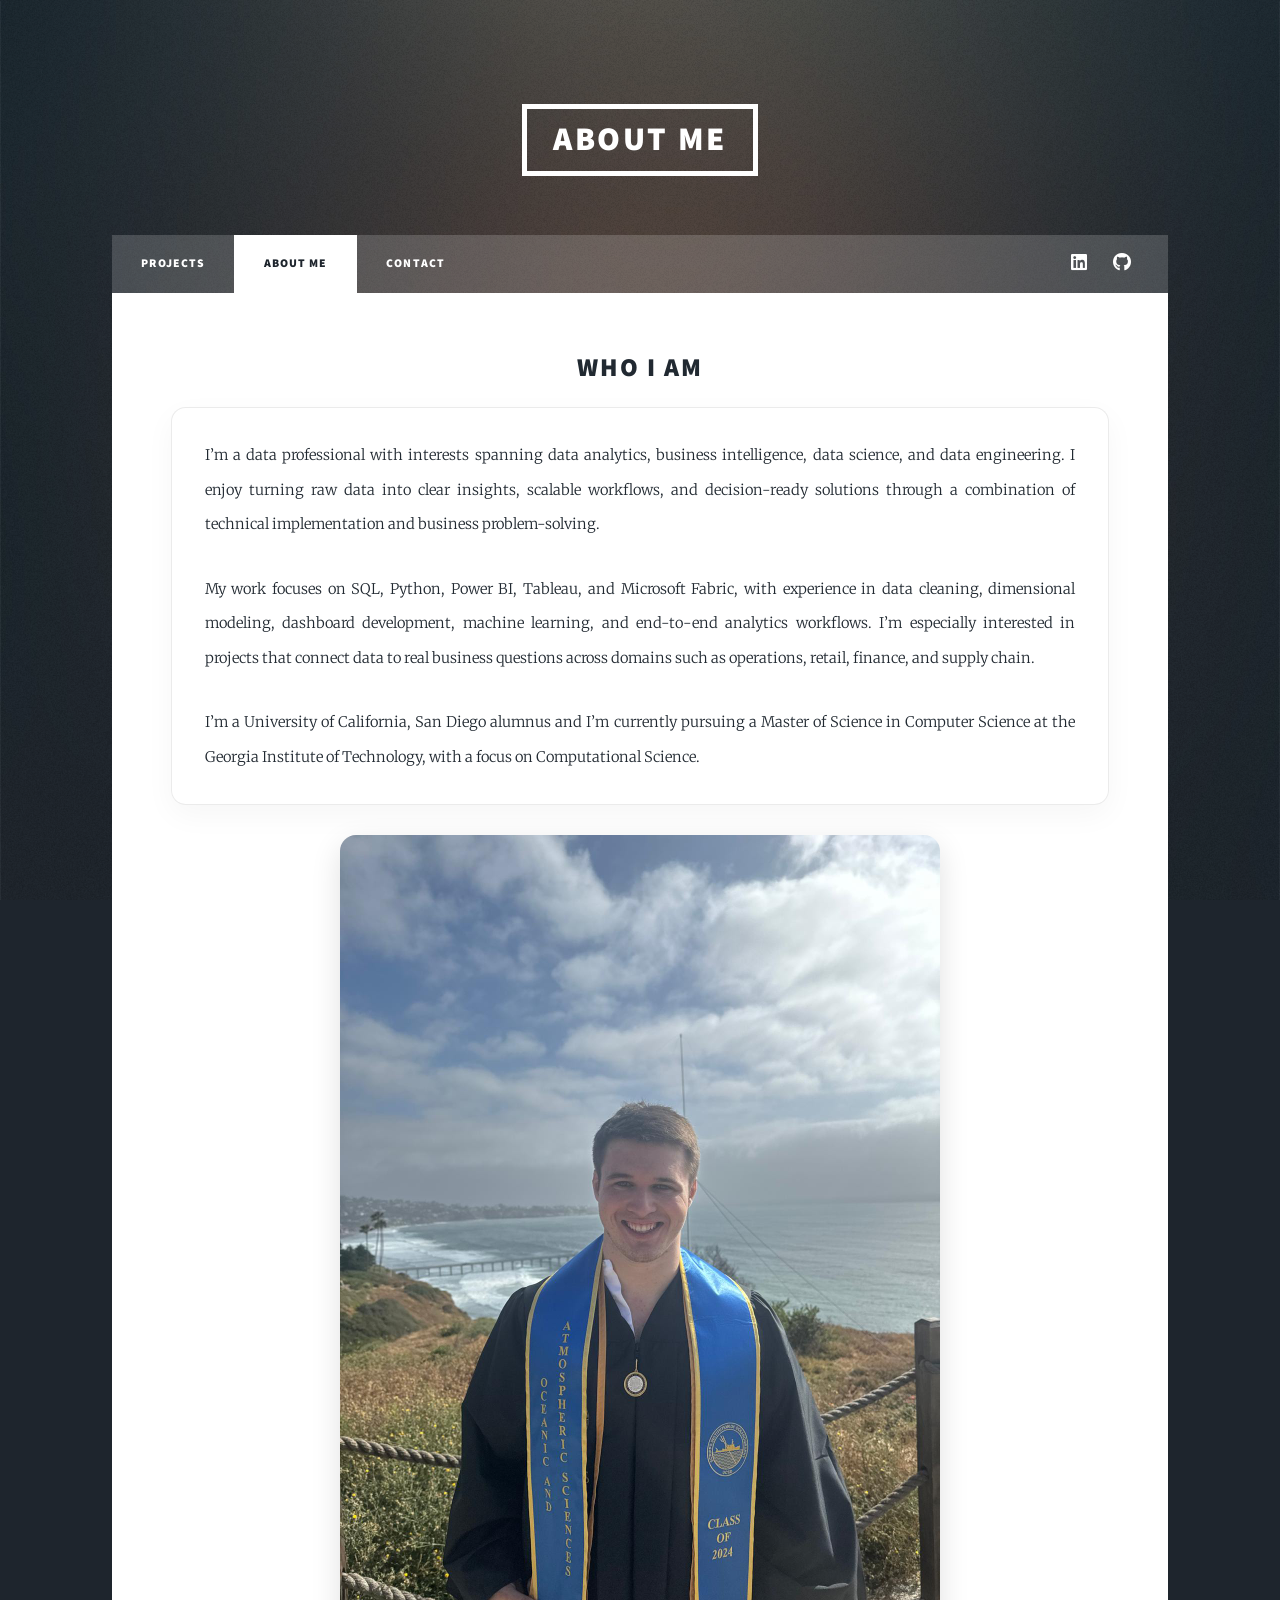
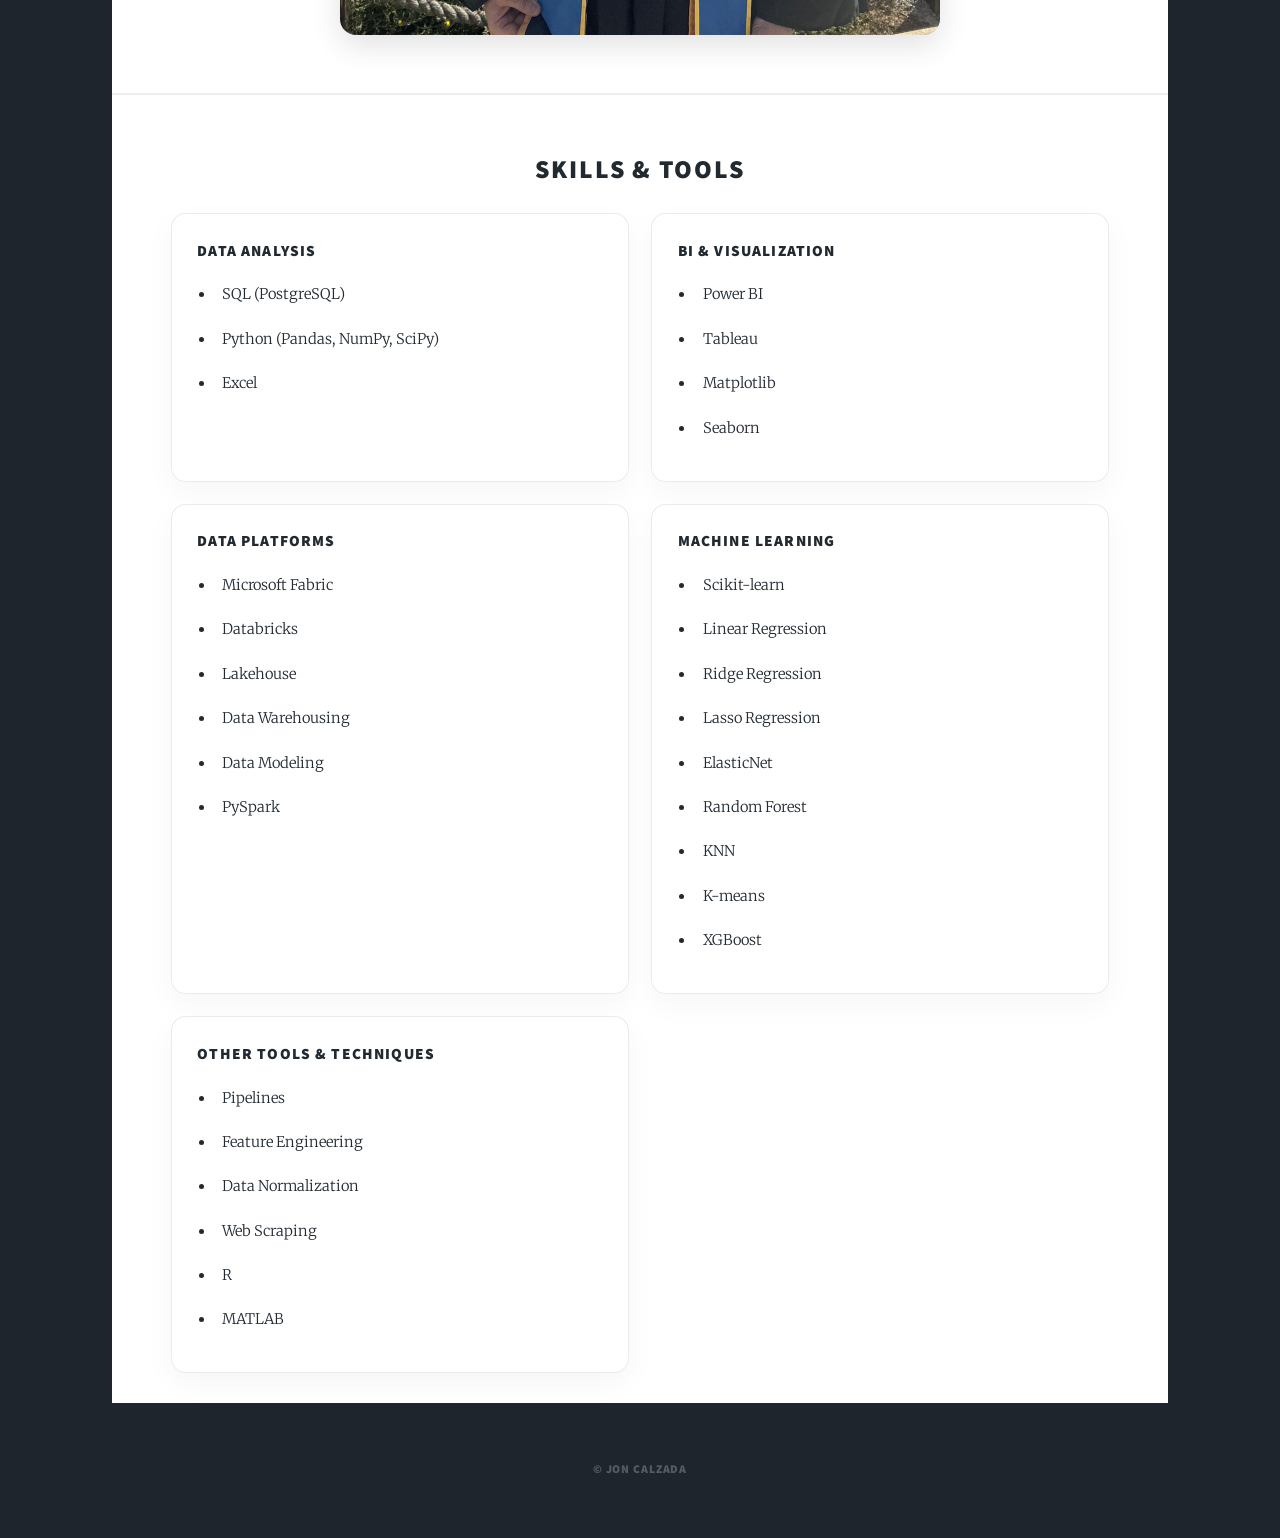
<file: about.html>
<!DOCTYPE HTML>
<html>
	<head>
		<title>About Me | Jon Calzada</title>
		<meta charset="utf-8" />
		<meta name="viewport" content="width=device-width, initial-scale=1, user-scalable=no" />
		<link rel="stylesheet" href="assets/css/main.css" />
		<noscript><link rel="stylesheet" href="assets/css/noscript.css" /></noscript>
	</head>
	<body class="is-preload">

		<div id="wrapper">

			<header id="header">
				<a href="index.html" class="logo">ABOUT ME</a>
			</header>

			<nav id="nav">
				<ul class="links">
					<li><a href="index.html">Projects</a></li>
					<li class="active"><a href="about.html">About Me</a></li>
					<li><a href="contact.html">Contact</a></li>
				</ul>
				<ul class="icons">
					<li><a href="https://www.linkedin.com/in/juan-calzada-elorriaga-8034761a1/" class="icon brands alt fa-linkedin"><span class="label">LinkedIn</span></a></li>
					<li><a href="https://github.com/JonCalzada1" class="icon brands alt fa-github"><span class="label">GitHub</span></a></li>
				</ul>
			</nav>

			<div id="main">

				<section class="about-hero">
					<div class="about-hero-inner">
						
						<h2>Who I Am</h2>
					</div>

					<div class="about-text-card">
						<p>
							I’m a data professional with interests spanning data analytics, business intelligence, data science, and data engineering. I enjoy turning raw data into clear insights, scalable workflows,
							 and decision-ready solutions through a combination of technical implementation and business problem-solving.
						</p>
						<p>
							My work focuses on SQL, Python, Power BI, Tableau, and Microsoft Fabric, with experience in data cleaning, dimensional modeling, dashboard development, machine learning, 
							and end-to-end analytics workflows. I’m especially interested in projects that connect data to real business questions across domains such as operations, retail, finance, and supply chain.
						</p>
						<p>
							I’m a University of California, San Diego alumnus and I’m currently pursuing a Master of Science in Computer Science at the Georgia Institute of Technology, with a focus on Computational Science.
						</p>
					</div>

					<img src="images/profile.jpg" alt="Jon Calzada portrait" class="profile-photo" />
				</section>

				<section class="about-section">
  <div class="section-header">
    
    <h2>Skills &amp; Tools</h2>
  </div>

  <div class="skills-grid">
  <article class="skill-card">
    <h3>Data Analysis</h3>
    <ul>
      <li>SQL (PostgreSQL)</li>
      <li>Python (Pandas, NumPy, SciPy)</li>
      <li>Excel</li>
    </ul>
  </article>

  <article class="skill-card">
    <h3>BI &amp; Visualization</h3>
    <ul>
      <li>Power BI</li>
      <li>Tableau</li>
      <li>Matplotlib</li>
      <li>Seaborn</li>
    </ul>
  </article>

  <article class="skill-card">
    <h3>Data Platforms</h3>
    <ul>
      <li>Microsoft Fabric</li>
      <li>Databricks</li>
      <li>Lakehouse</li>
      <li>Data Warehousing</li>
      <li>Data Modeling</li>
      <li>PySpark</li>
    </ul>
  </article>

  <article class="skill-card">
    <h3>Machine Learning</h3>
    <ul>
      <li>Scikit-learn</li>
      <li>Linear Regression</li>
      <li>Ridge Regression</li>
      <li>Lasso Regression</li>
      <li>ElasticNet</li>
      <li>Random Forest</li>
      <li>KNN</li>
      <li>K-means</li>
      <li>XGBoost</li>
    </ul>
  </article>

  <article class="skill-card">
    <h3>Other Tools &amp; Techniques</h3>
    <ul>
      <li>Pipelines</li>
      <li>Feature Engineering</li>
      <li>Data Normalization</li>
      <li>Web Scraping</li>
      <li>R</li>
      <li>MATLAB</li>
    </ul>
  </article>
</div>
</section>

				

			</div>

			<div id="copyright">
				<ul><li>&copy; Jon Calzada</li></ul>
			</div>

		</div>

		<script src="assets/js/jquery.min.js"></script>
		<script src="assets/js/jquery.scrollex.min.js"></script>
		<script src="assets/js/jquery.scrolly.min.js"></script>
		<script src="assets/js/browser.min.js"></script>
		<script src="assets/js/breakpoints.min.js"></script>
		<script src="assets/js/util.js"></script>
		<script src="assets/js/main.js"></script>

	</body>
</html>
</file>
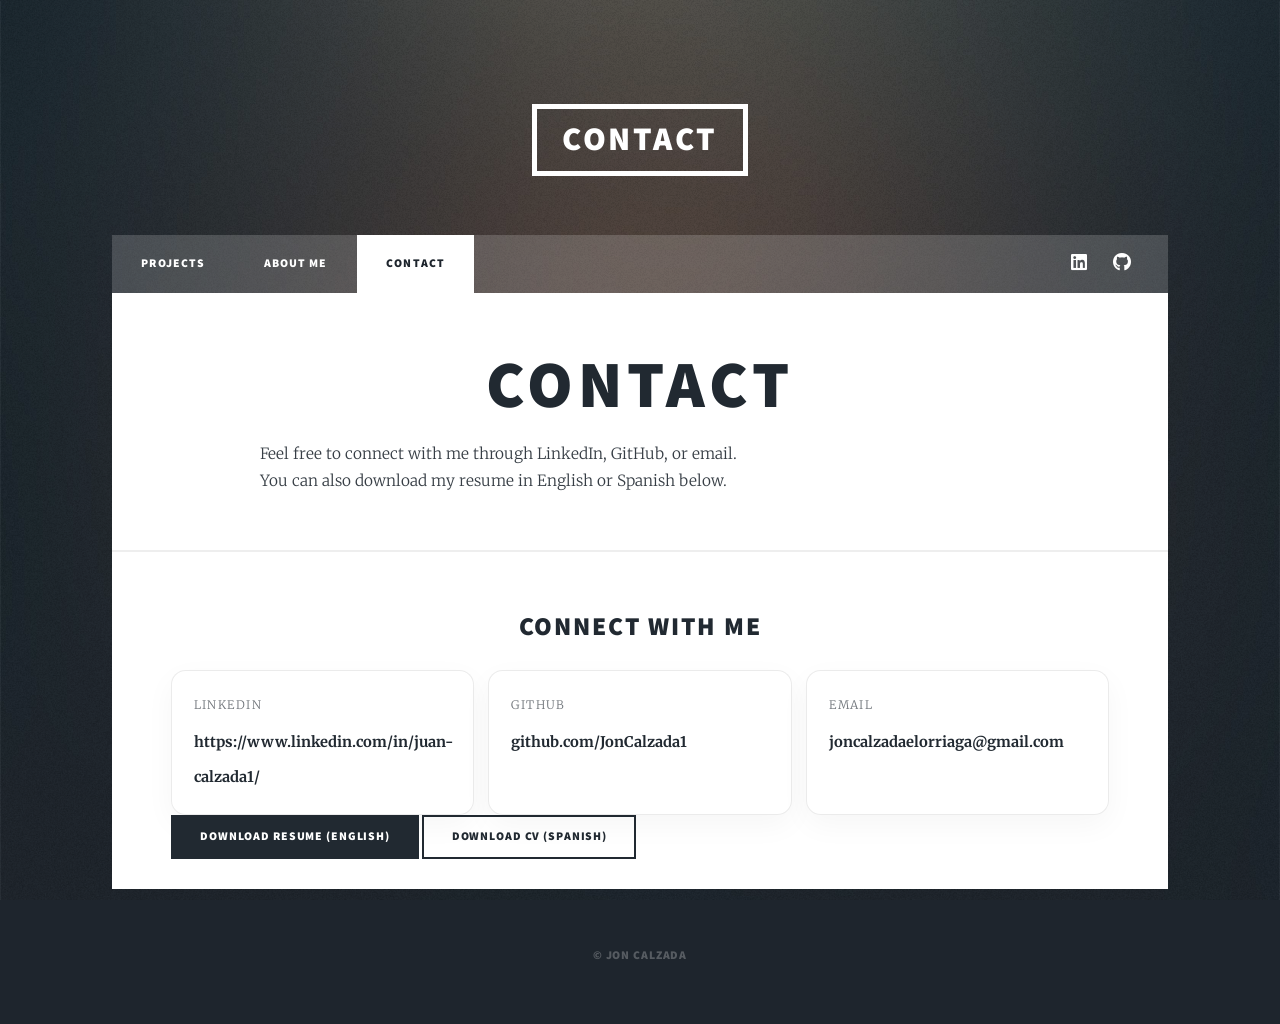
<file: contact.html>
<!DOCTYPE HTML>
<html>
	<head>
		<title>Contact | Jon Calzada</title>
		<meta charset="utf-8" />
		<meta name="viewport" content="width=device-width, initial-scale=1, user-scalable=no" />
		<link rel="stylesheet" href="assets/css/main.css" />
		<noscript><link rel="stylesheet" href="assets/css/noscript.css" /></noscript>
	</head>
	<body class="is-preload">

		<div id="wrapper">

			<header id="header">
				<a href="index.html" class="logo">Contact</a>
			</header>

			<nav id="nav">
				<ul class="links">
					<li><a href="index.html">Projects</a></li>
					<li><a href="about.html">About Me</a></li>
					<li class="active"><a href="contact.html">Contact</a></li>
				</ul>
				<ul class="icons">
					<li><a href="https://www.linkedin.com/in/juan-calzada-elorriaga-8034761a1/" class="icon brands alt fa-linkedin"><span class="label">LinkedIn</span></a></li>
					<li><a href="https://github.com/JonCalzada1" class="icon brands alt fa-github"><span class="label">GitHub</span></a></li>
				</ul>
			</nav>

			<div id="main">

				<section class="about-hero">
					<div class="about-hero-inner">
						
						<h1>Contact</h1>
						<p class="about-intro">
							Feel free to connect with me through LinkedIn, GitHub, or email.<br />
                            You can also download my resume in English or Spanish below.
					   </p>
					</div>
				</section>

				<section class="about-section">
					<div class="section-header">
						
						<h2>Connect With Me</h2>
					</div>

					<div class="contact-grid">
						<a class="contact-card" href="https://www.linkedin.com/in/juan-calzada-elorriaga-8034761a1/" target="_blank">
							<span class="contact-label">LinkedIn</span>
							<span class="contact-value">https://www.linkedin.com/in/juan-calzada1/</span>
						</a>

						<a class="contact-card" href="https://github.com/JonCalzada1" target="_blank">
							<span class="contact-label">GitHub</span>
							<span class="contact-value">github.com/JonCalzada1</span>
						</a>

						<a class="contact-card" href="mailto:joncalzadaelorriaga@gmail.com">
							<span class="contact-label">Email</span>
							<span class="contact-value">joncalzadaelorriaga@gmail.com</span>
						</a>
					</div>

					<div class="resume-buttons">
						<a href="documents/Jon_Calzada_Resume.pdf" class="button primary" download>
							Download Resume (English)
						</a>
						<a href="documents/Jon_Calzada_Curriculum.pdf" class="button" download>
							Download CV (Spanish)
						</a>
					</div>
				</section>

			</div>

			<div id="copyright">
				<ul><li>&copy; Jon Calzada</li></ul>
			</div>

		</div>

		<script src="assets/js/jquery.min.js"></script>
		<script src="assets/js/jquery.scrollex.min.js"></script>
		<script src="assets/js/jquery.scrolly.min.js"></script>
		<script src="assets/js/browser.min.js"></script>
		<script src="assets/js/breakpoints.min.js"></script>
		<script src="assets/js/util.js"></script>
		<script src="assets/js/main.js"></script>

	</body>
</html>
</file>
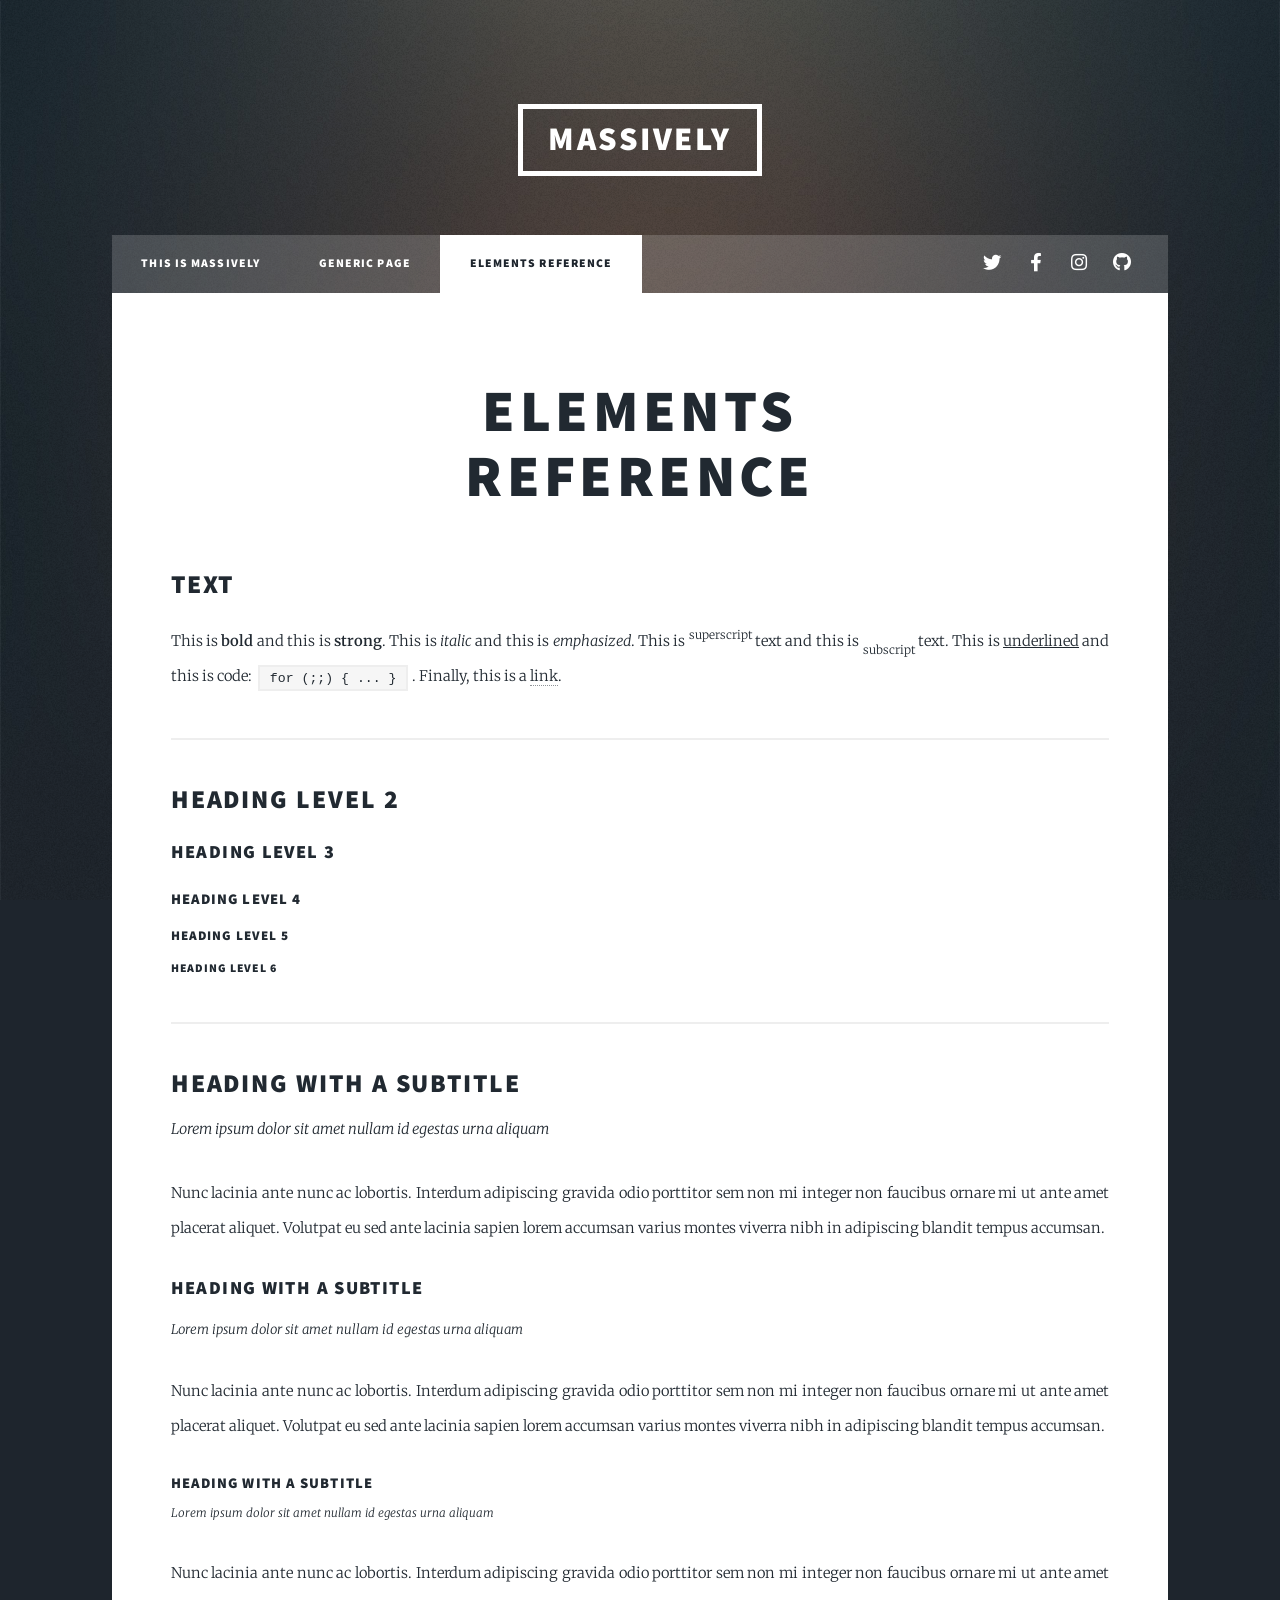
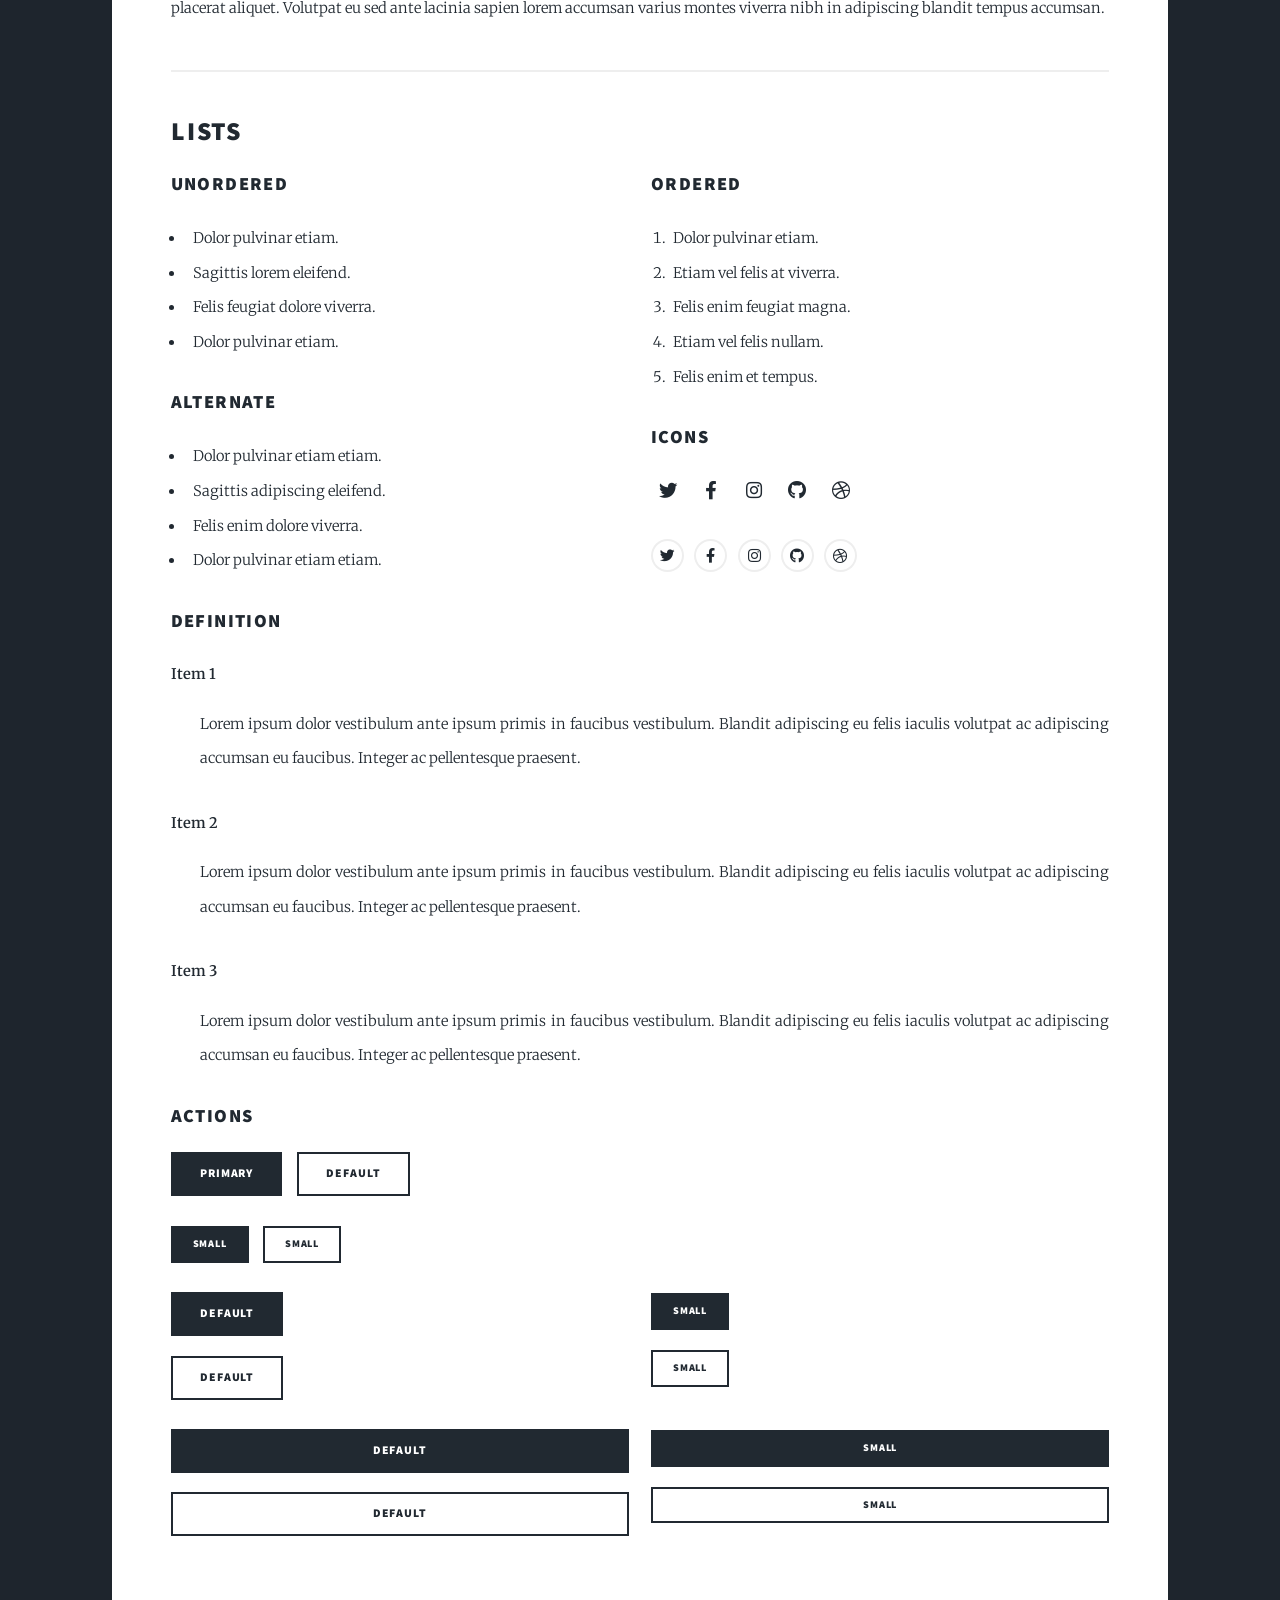
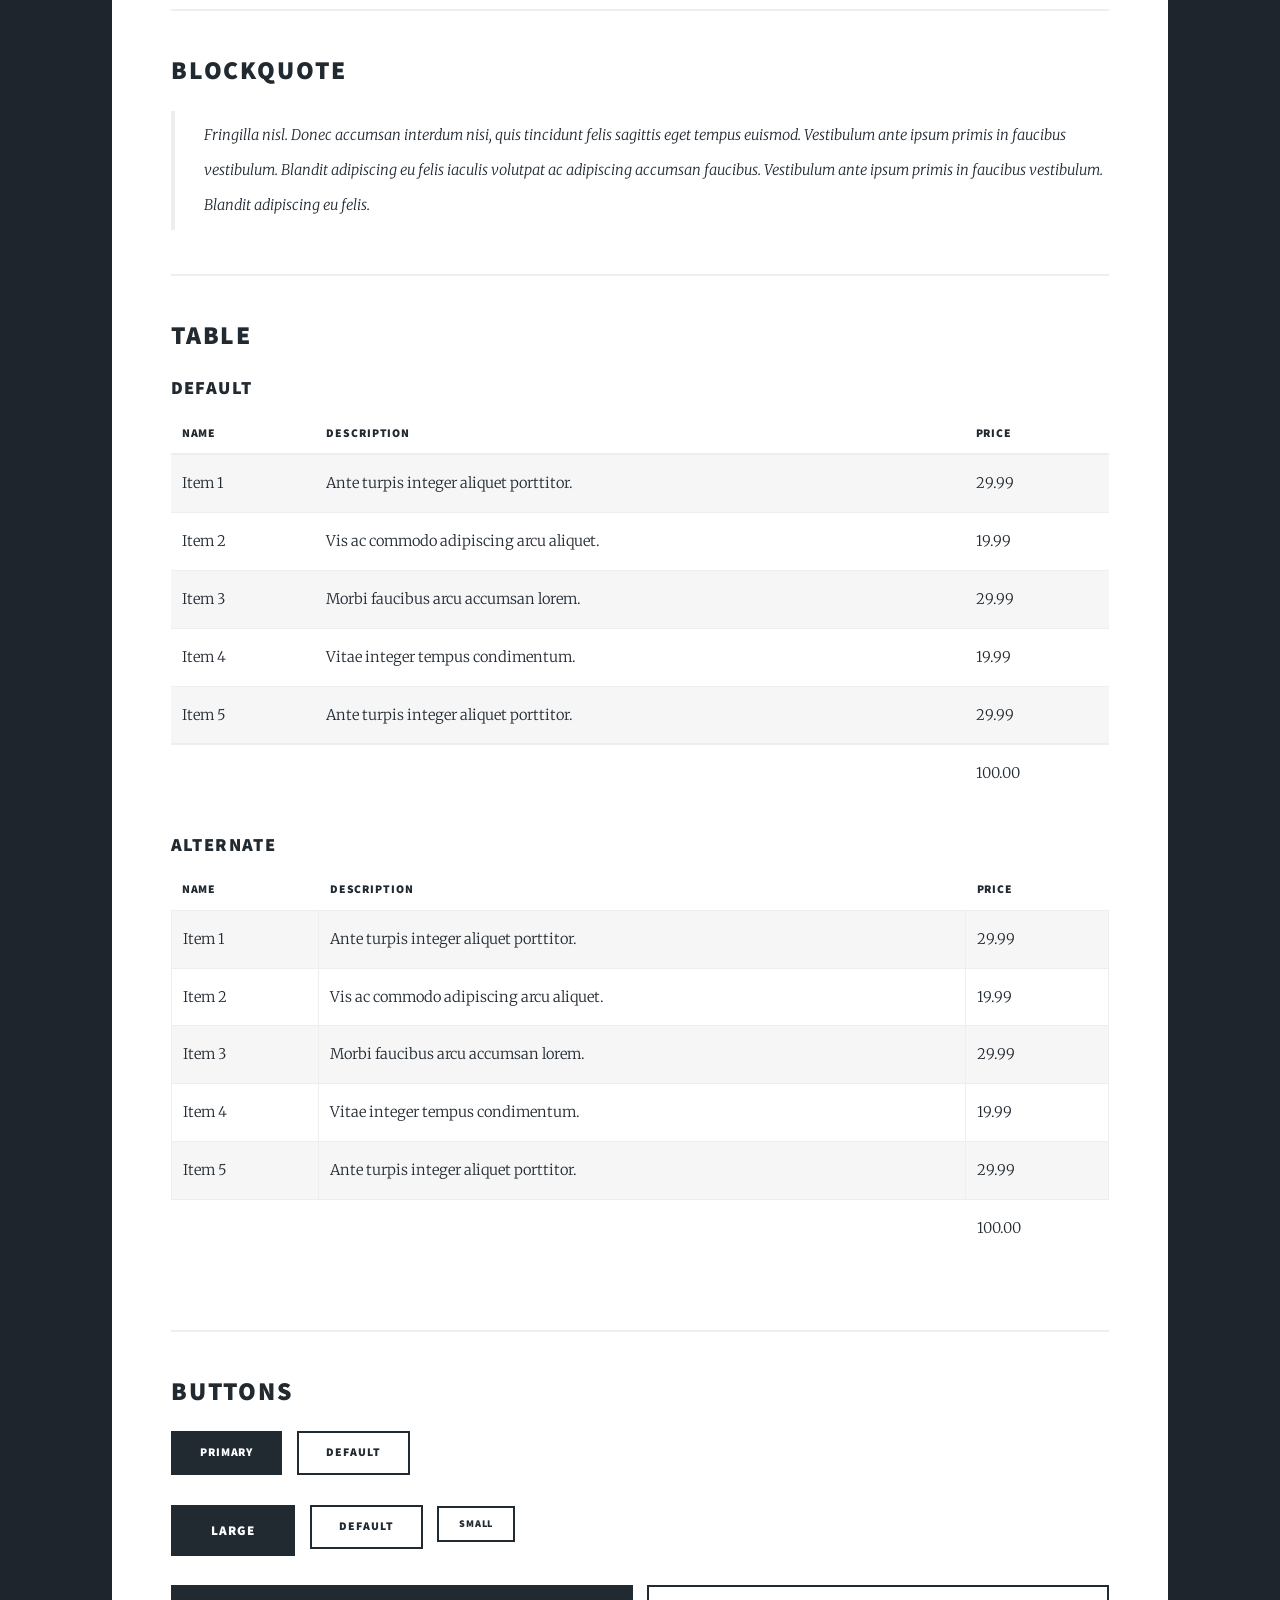
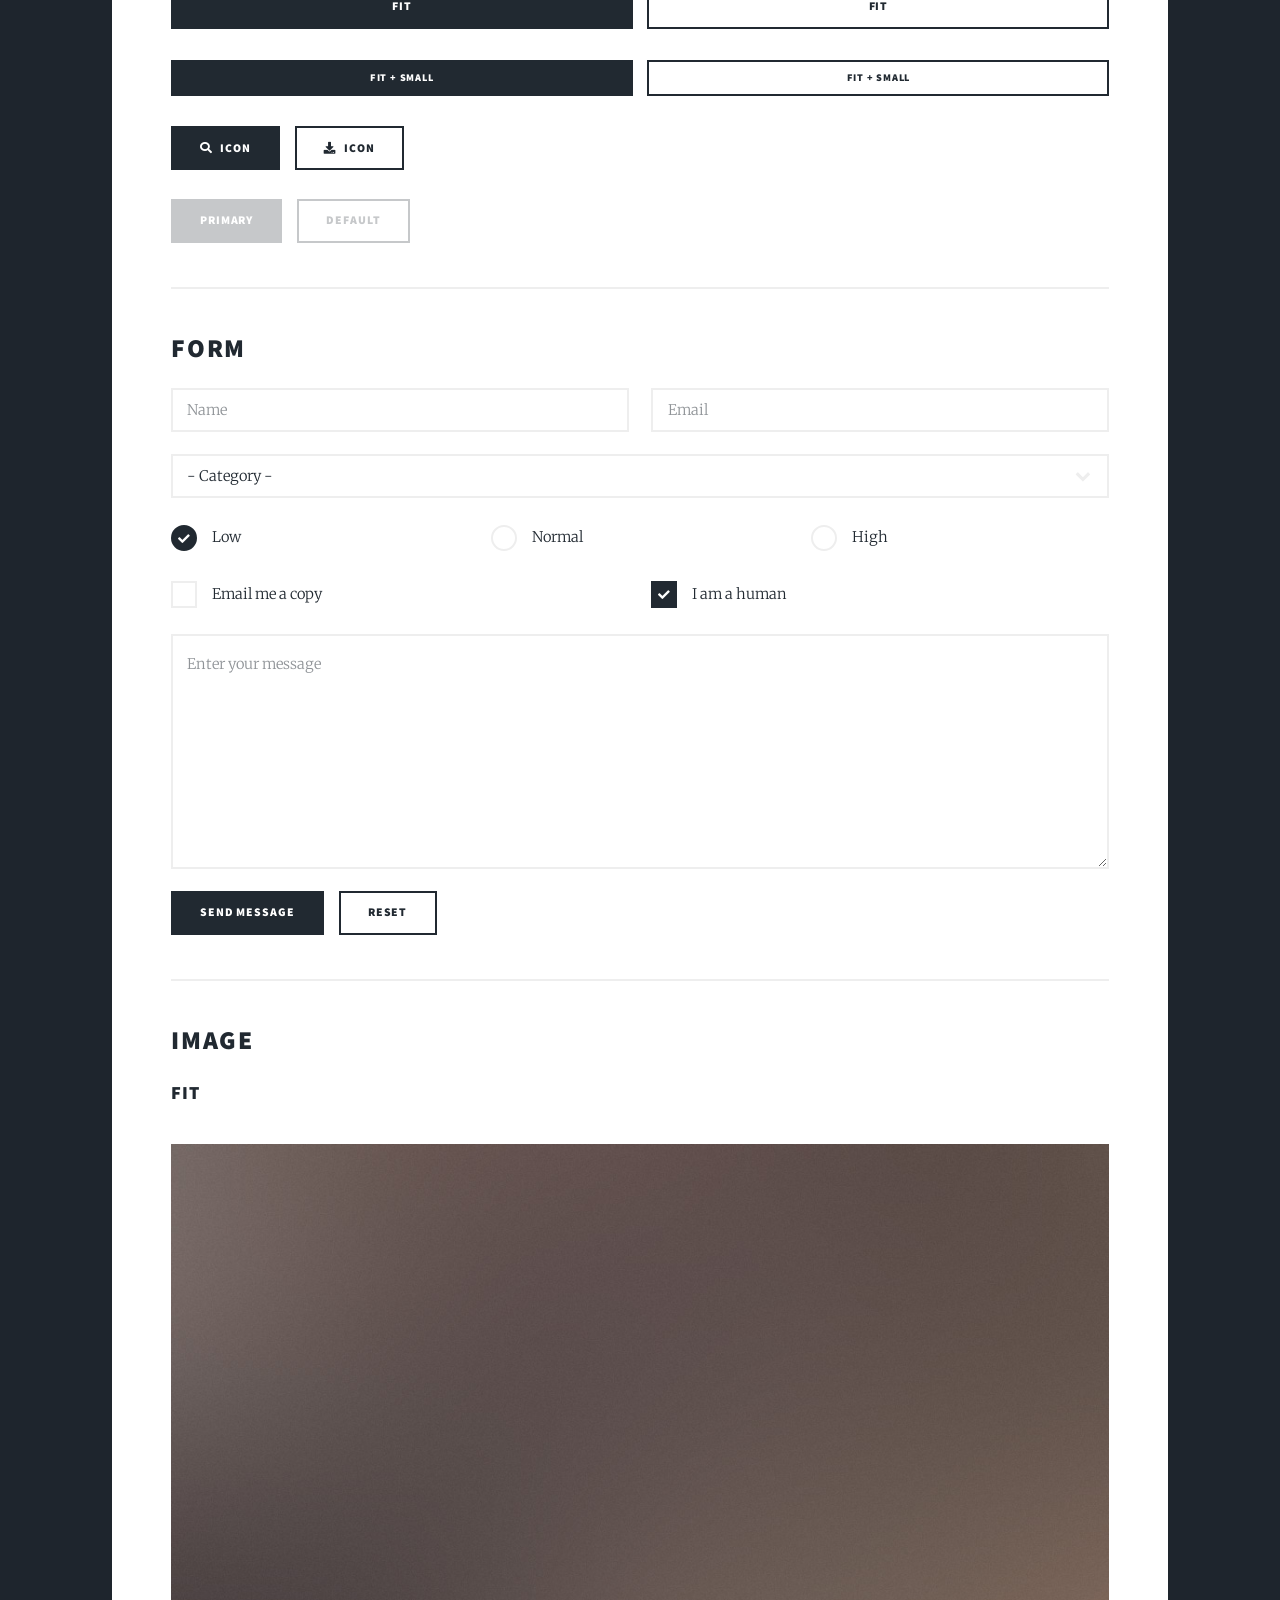
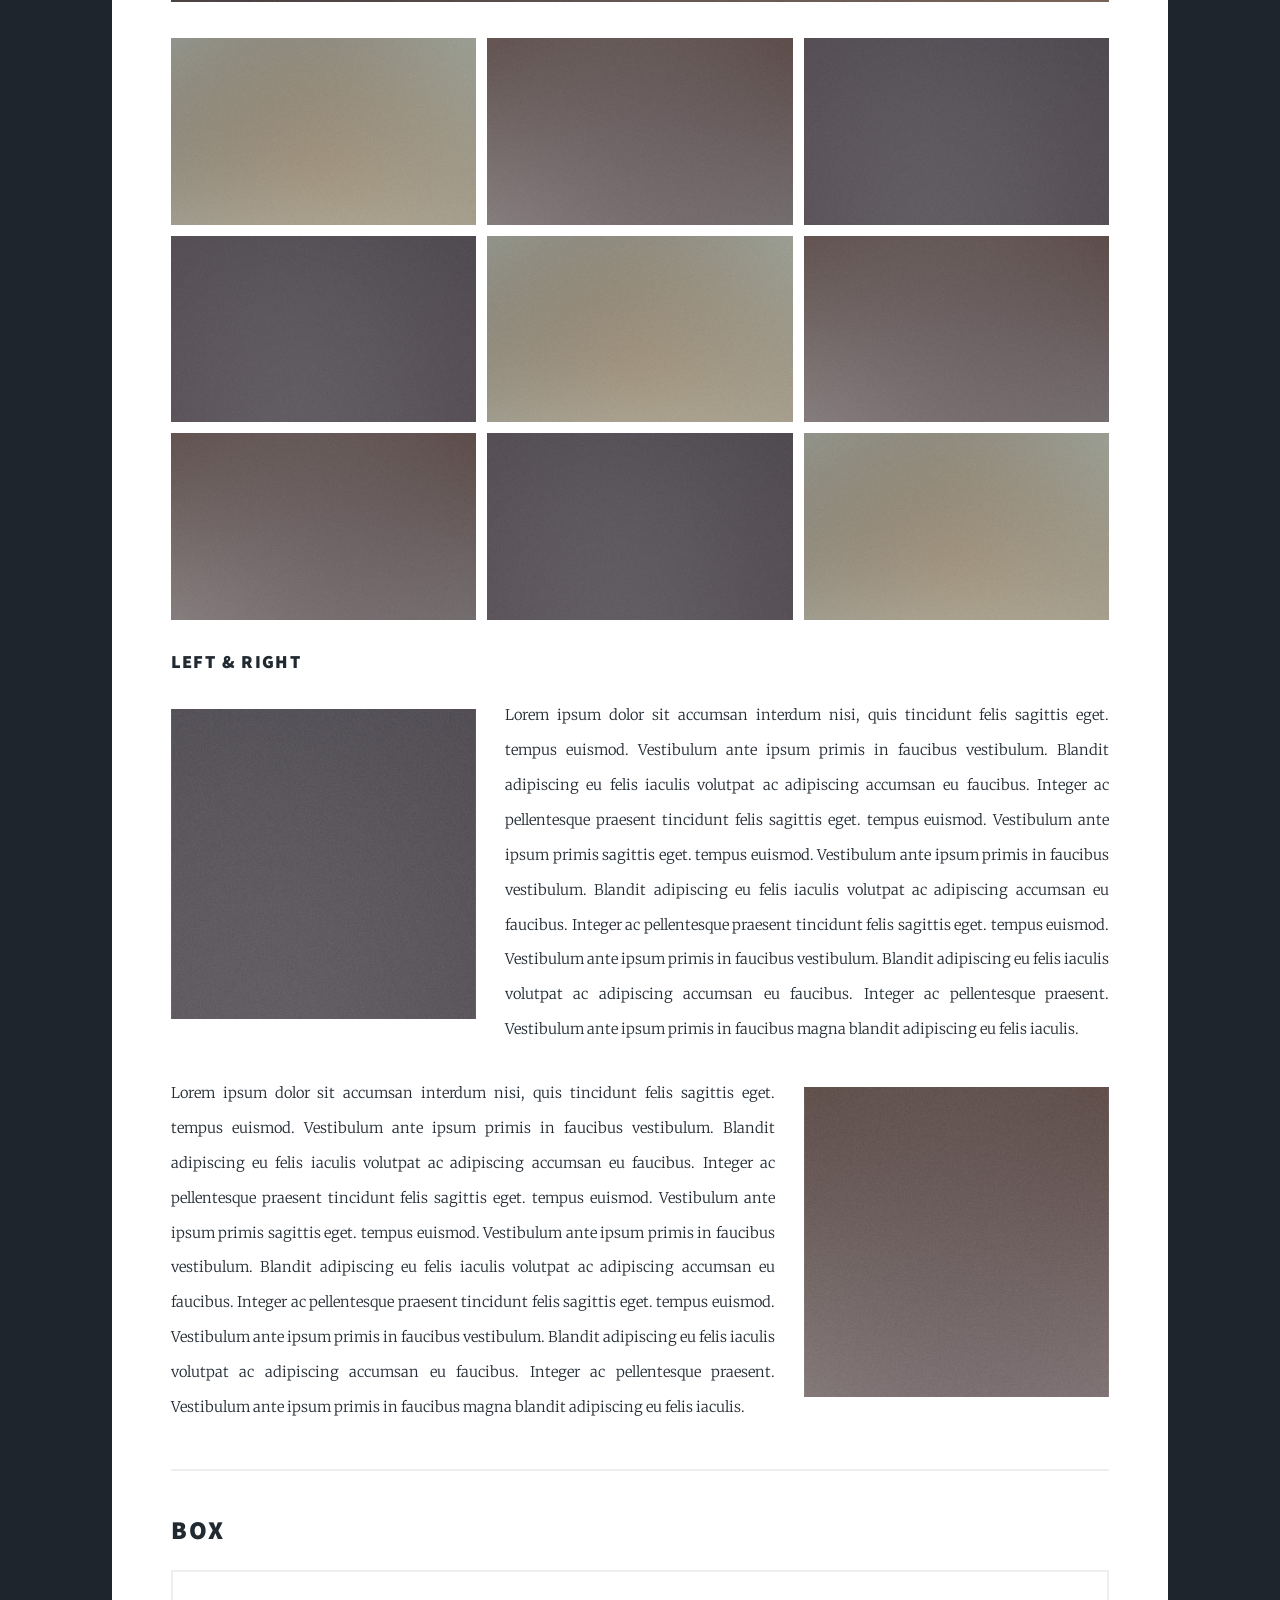
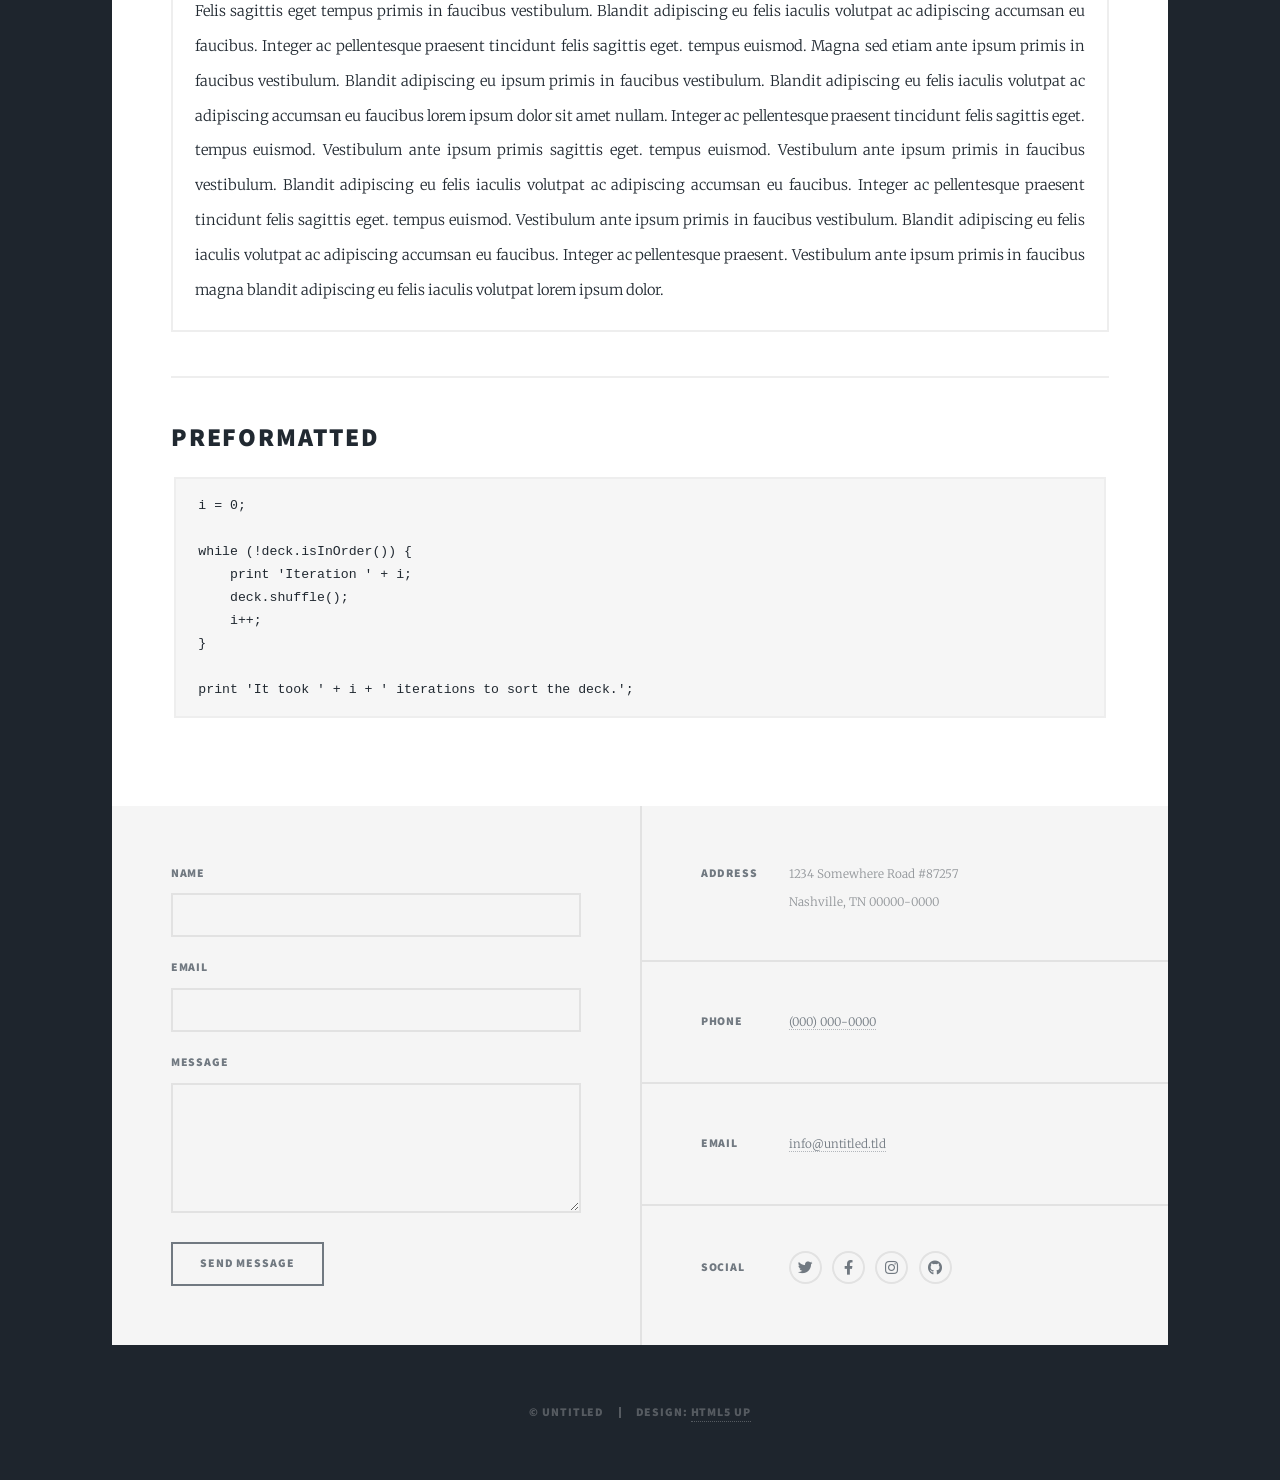
<file: elements.html>
<!DOCTYPE HTML>
<!--
	Massively by HTML5 UP
	html5up.net | @ajlkn
	Free for personal and commercial use under the CCA 3.0 license (html5up.net/license)
-->
<html>
	<head>
		<title>Elements Reference - Massively by HTML5 UP</title>
		<meta charset="utf-8" />
		<meta name="viewport" content="width=device-width, initial-scale=1, user-scalable=no" />
		<link rel="stylesheet" href="assets/css/main.css" />
		<noscript><link rel="stylesheet" href="assets/css/noscript.css" /></noscript>
	</head>
	<body class="is-preload">

		<!-- Wrapper -->
			<div id="wrapper">

				<!-- Header -->
					<header id="header">
						<a href="index.html" class="logo">Massively</a>
					</header>

				<!-- Nav -->
					<nav id="nav">
						<ul class="links">
							<li><a href="index.html">This is Massively</a></li>
							<li><a href="generic.html">Generic Page</a></li>
							<li class="active"><a href="elements.html">Elements Reference</a></li>
						</ul>
						<ul class="icons">
							<li><a href="#" class="icon brands fa-twitter"><span class="label">Twitter</span></a></li>
							<li><a href="#" class="icon brands fa-facebook-f"><span class="label">Facebook</span></a></li>
							<li><a href="#" class="icon brands fa-instagram"><span class="label">Instagram</span></a></li>
							<li><a href="#" class="icon brands fa-github"><span class="label">GitHub</span></a></li>
						</ul>
					</nav>

				<!-- Main -->
					<div id="main">

						<!-- Post -->
							<section class="post">
								<header class="major">
									<h1>Elements<br />
									Reference</h1>
								</header>

								<!-- Text stuff -->
									<h2>Text</h2>
									<p>This is <b>bold</b> and this is <strong>strong</strong>. This is <i>italic</i> and this is <em>emphasized</em>.
									This is <sup>superscript</sup> text and this is <sub>subscript</sub> text.
									This is <u>underlined</u> and this is code: <code>for (;;) { ... }</code>.
									Finally, this is a <a href="#">link</a>.</p>
									<hr />
									<h2>Heading Level 2</h2>
									<h3>Heading Level 3</h3>
									<h4>Heading Level 4</h4>
									<h5>Heading Level 5</h5>
									<h6>Heading Level 6</h6>
									<hr />
									<header>
										<h2>Heading with a Subtitle</h2>
										<p>Lorem ipsum dolor sit amet nullam id egestas urna aliquam</p>
									</header>
									<p>Nunc lacinia ante nunc ac lobortis. Interdum adipiscing gravida odio porttitor sem non mi integer non faucibus ornare mi ut ante amet placerat aliquet. Volutpat eu sed ante lacinia sapien lorem accumsan varius montes viverra nibh in adipiscing blandit tempus accumsan.</p>
									<header>
										<h3>Heading with a Subtitle</h3>
										<p>Lorem ipsum dolor sit amet nullam id egestas urna aliquam</p>
									</header>
									<p>Nunc lacinia ante nunc ac lobortis. Interdum adipiscing gravida odio porttitor sem non mi integer non faucibus ornare mi ut ante amet placerat aliquet. Volutpat eu sed ante lacinia sapien lorem accumsan varius montes viverra nibh in adipiscing blandit tempus accumsan.</p>
									<header>
										<h4>Heading with a Subtitle</h4>
										<p>Lorem ipsum dolor sit amet nullam id egestas urna aliquam</p>
									</header>
									<p>Nunc lacinia ante nunc ac lobortis. Interdum adipiscing gravida odio porttitor sem non mi integer non faucibus ornare mi ut ante amet placerat aliquet. Volutpat eu sed ante lacinia sapien lorem accumsan varius montes viverra nibh in adipiscing blandit tempus accumsan.</p>

									<hr />

								<!-- Lists -->
									<h2>Lists</h2>
									<div class="row">
										<div class="col-6 col-12-small">

											<h3>Unordered</h3>
											<ul>
												<li>Dolor pulvinar etiam.</li>
												<li>Sagittis lorem eleifend.</li>
												<li>Felis feugiat dolore viverra.</li>
												<li>Dolor pulvinar etiam.</li>
											</ul>

											<h3>Alternate</h3>
											<ul class="alt">
												<li>Dolor pulvinar etiam etiam.</li>
												<li>Sagittis adipiscing eleifend.</li>
												<li>Felis enim dolore viverra.</li>
												<li>Dolor pulvinar etiam etiam.</li>
											</ul>

										</div>
										<div class="col-6 col-12-small">

											<h3>Ordered</h3>
											<ol>
												<li>Dolor pulvinar etiam.</li>
												<li>Etiam vel felis at viverra.</li>
												<li>Felis enim feugiat magna.</li>
												<li>Etiam vel felis nullam.</li>
												<li>Felis enim et tempus.</li>
											</ol>

											<h3>Icons</h3>
											<ul class="icons">
												<li><a href="#" class="icon brands fa-twitter"><span class="label">Twitter</span></a></li>
												<li><a href="#" class="icon brands fa-facebook-f"><span class="label">Facebook</span></a></li>
												<li><a href="#" class="icon brands fa-instagram"><span class="label">Instagram</span></a></li>
												<li><a href="#" class="icon brands fa-github"><span class="label">Github</span></a></li>
												<li><a href="#" class="icon brands fa-dribbble"><span class="label">Dribbble</span></a></li>
											</ul>
											<ul class="icons alt">
												<li><a href="#" class="icon brands alt fa-twitter"><span class="label">Twitter</span></a></li>
												<li><a href="#" class="icon brands alt fa-facebook-f"><span class="label">Facebook</span></a></li>
												<li><a href="#" class="icon brands alt fa-instagram"><span class="label">Instagram</span></a></li>
												<li><a href="#" class="icon brands alt fa-github"><span class="label">Github</span></a></li>
												<li><a href="#" class="icon brands alt fa-dribbble"><span class="label">Dribbble</span></a></li>
											</ul>

										</div>
									</div>
									<h3>Definition</h3>
									<dl>
										<dt>Item 1</dt>
										<dd>
											<p>Lorem ipsum dolor vestibulum ante ipsum primis in faucibus vestibulum. Blandit adipiscing eu felis iaculis volutpat ac adipiscing accumsan eu faucibus. Integer ac pellentesque praesent.</p>
										</dd>
										<dt>Item 2</dt>
										<dd>
											<p>Lorem ipsum dolor vestibulum ante ipsum primis in faucibus vestibulum. Blandit adipiscing eu felis iaculis volutpat ac adipiscing accumsan eu faucibus. Integer ac pellentesque praesent.</p>
										</dd>
										<dt>Item 3</dt>
										<dd>
											<p>Lorem ipsum dolor vestibulum ante ipsum primis in faucibus vestibulum. Blandit adipiscing eu felis iaculis volutpat ac adipiscing accumsan eu faucibus. Integer ac pellentesque praesent.</p>
										</dd>
									</dl>

									<h3>Actions</h3>
									<ul class="actions">
										<li><a href="#" class="button primary">Primary</a></li>
										<li><a href="#" class="button">Default</a></li>
									</ul>
									<ul class="actions small">
										<li><a href="#" class="button primary small">Small</a></li>
										<li><a href="#" class="button small">Small</a></li>
									</ul>
									<div class="row">
										<div class="col-6 col-12-small">
											<ul class="actions stacked">
												<li><a href="#" class="button primary">Default</a></li>
												<li><a href="#" class="button">Default</a></li>
											</ul>
										</div>
										<div class="col-6 col-12-small">
											<ul class="actions stacked">
												<li><a href="#" class="button primary small">Small</a></li>
												<li><a href="#" class="button small">Small</a></li>
											</ul>
										</div>
									</div>
									<div class="row">
										<div class="col-6 col-12-small">
											<ul class="actions stacked">
												<li><a href="#" class="button primary fit">Default</a></li>
												<li><a href="#" class="button fit">Default</a></li>
											</ul>
										</div>
										<div class="col-6 col-12-small">
											<ul class="actions stacked">
												<li><a href="#" class="button primary small fit">Small</a></li>
												<li><a href="#" class="button small fit">Small</a></li>
											</ul>
										</div>
									</div>

									<hr />

								<!-- Blockquote -->
									<h2>Blockquote</h2>
									<blockquote>Fringilla nisl. Donec accumsan interdum nisi, quis tincidunt felis sagittis eget tempus euismod. Vestibulum ante ipsum primis in faucibus vestibulum. Blandit adipiscing eu felis iaculis volutpat ac adipiscing accumsan faucibus. Vestibulum ante ipsum primis in faucibus vestibulum. Blandit adipiscing eu felis.</blockquote>

									<hr />

								<!-- Table -->
									<h2>Table</h2>

									<h3>Default</h3>
									<div class="table-wrapper">
										<table>
											<thead>
												<tr>
													<th>Name</th>
													<th>Description</th>
													<th>Price</th>
												</tr>
											</thead>
											<tbody>
												<tr>
													<td>Item 1</td>
													<td>Ante turpis integer aliquet porttitor.</td>
													<td>29.99</td>
												</tr>
												<tr>
													<td>Item 2</td>
													<td>Vis ac commodo adipiscing arcu aliquet.</td>
													<td>19.99</td>
												</tr>
												<tr>
													<td>Item 3</td>
													<td> Morbi faucibus arcu accumsan lorem.</td>
													<td>29.99</td>
												</tr>
												<tr>
													<td>Item 4</td>
													<td>Vitae integer tempus condimentum.</td>
													<td>19.99</td>
												</tr>
												<tr>
													<td>Item 5</td>
													<td>Ante turpis integer aliquet porttitor.</td>
													<td>29.99</td>
												</tr>
											</tbody>
											<tfoot>
												<tr>
													<td colspan="2"></td>
													<td>100.00</td>
												</tr>
											</tfoot>
										</table>
									</div>

									<h3>Alternate</h3>
									<div class="table-wrapper">
										<table class="alt">
											<thead>
												<tr>
													<th>Name</th>
													<th>Description</th>
													<th>Price</th>
												</tr>
											</thead>
											<tbody>
												<tr>
													<td>Item 1</td>
													<td>Ante turpis integer aliquet porttitor.</td>
													<td>29.99</td>
												</tr>
												<tr>
													<td>Item 2</td>
													<td>Vis ac commodo adipiscing arcu aliquet.</td>
													<td>19.99</td>
												</tr>
												<tr>
													<td>Item 3</td>
													<td> Morbi faucibus arcu accumsan lorem.</td>
													<td>29.99</td>
												</tr>
												<tr>
													<td>Item 4</td>
													<td>Vitae integer tempus condimentum.</td>
													<td>19.99</td>
												</tr>
												<tr>
													<td>Item 5</td>
													<td>Ante turpis integer aliquet porttitor.</td>
													<td>29.99</td>
												</tr>
											</tbody>
											<tfoot>
												<tr>
													<td colspan="2"></td>
													<td>100.00</td>
												</tr>
											</tfoot>
										</table>
									</div>

									<hr />

								<!-- Buttons -->
									<h2>Buttons</h2>
									<ul class="actions">
										<li><a href="#" class="button primary">Primary</a></li>
										<li><a href="#" class="button">Default</a></li>
									</ul>
									<ul class="actions">
										<li><a href="#" class="button primary large">Large</a></li>
										<li><a href="#" class="button">Default</a></li>
										<li><a href="#" class="button small">Small</a></li>
									</ul>
									<ul class="actions fit">
										<li><a href="#" class="button primary fit">Fit</a></li>
										<li><a href="#" class="button fit">Fit</a></li>
									</ul>
									<ul class="actions fit small">
										<li><a href="#" class="button primary fit small">Fit + Small</a></li>
										<li><a href="#" class="button fit small">Fit + Small</a></li>
									</ul>
									<ul class="actions">
										<li><a href="#" class="button primary icon solid fa-search">Icon</a></li>
										<li><a href="#" class="button icon solid fa-download">Icon</a></li>
									</ul>
									<ul class="actions">
										<li><span class="button primary disabled">Primary</span></li>
										<li><span class="button disabled">Default</span></li>
									</ul>

									<hr />

								<!-- Form -->
									<h2>Form</h2>

									<form method="post" action="#">
										<div class="row gtr-uniform">
											<div class="col-6 col-12-xsmall">
												<input type="text" name="demo-name" id="demo-name" value="" placeholder="Name" />
											</div>
											<div class="col-6 col-12-xsmall">
												<input type="email" name="demo-email" id="demo-email" value="" placeholder="Email" />
											</div>
											<!-- Break -->
											<div class="col-12">
												<select name="demo-category" id="demo-category">
													<option value="">- Category -</option>
													<option value="1">Manufacturing</option>
													<option value="1">Shipping</option>
													<option value="1">Administration</option>
													<option value="1">Human Resources</option>
												</select>
											</div>
											<!-- Break -->
											<div class="col-4 col-12-small">
												<input type="radio" id="demo-priority-low" name="demo-priority" checked>
												<label for="demo-priority-low">Low</label>
											</div>
											<div class="col-4 col-12-small">
												<input type="radio" id="demo-priority-normal" name="demo-priority">
												<label for="demo-priority-normal">Normal</label>
											</div>
											<div class="col-4 col-12-small">
												<input type="radio" id="demo-priority-high" name="demo-priority">
												<label for="demo-priority-high">High</label>
											</div>
											<!-- Break -->
											<div class="col-6 col-12-small">
												<input type="checkbox" id="demo-copy" name="demo-copy">
												<label for="demo-copy">Email me a copy</label>
											</div>
											<div class="col-6 col-12-small">
												<input type="checkbox" id="demo-human" name="demo-human" checked>
												<label for="demo-human">I am a human</label>
											</div>
											<!-- Break -->
											<div class="col-12">
												<textarea name="demo-message" id="demo-message" placeholder="Enter your message" rows="6"></textarea>
											</div>
											<!-- Break -->
											<div class="col-12">
												<ul class="actions">
													<li><input type="submit" value="Send Message" class="primary" /></li>
													<li><input type="reset" value="Reset" /></li>
												</ul>
											</div>
										</div>
									</form>

									<hr />

								<!-- Image -->
									<h2>Image</h2>

									<h3>Fit</h3>
									<span class="image fit"><img src="images/pic01.jpg" alt="" /></span>
									<div class="box alt">
										<div class="row gtr-50 gtr-uniform">
											<div class="col-4"><span class="image fit"><img src="images/pic02.jpg" alt="" /></span></div>
											<div class="col-4"><span class="image fit"><img src="images/pic03.jpg" alt="" /></span></div>
											<div class="col-4"><span class="image fit"><img src="images/pic04.jpg" alt="" /></span></div>
											<!-- Break -->
											<div class="col-4"><span class="image fit"><img src="images/pic04.jpg" alt="" /></span></div>
											<div class="col-4"><span class="image fit"><img src="images/pic02.jpg" alt="" /></span></div>
											<div class="col-4"><span class="image fit"><img src="images/pic03.jpg" alt="" /></span></div>
											<!-- Break -->
											<div class="col-4"><span class="image fit"><img src="images/pic03.jpg" alt="" /></span></div>
											<div class="col-4"><span class="image fit"><img src="images/pic04.jpg" alt="" /></span></div>
											<div class="col-4"><span class="image fit"><img src="images/pic02.jpg" alt="" /></span></div>
										</div>
									</div>

									<h3>Left &amp; Right</h3>
									<p><span class="image left"><img src="images/pic08.jpg" alt="" /></span>Lorem ipsum dolor sit accumsan interdum nisi, quis tincidunt felis sagittis eget. tempus euismod. Vestibulum ante ipsum primis in faucibus vestibulum. Blandit adipiscing eu felis iaculis volutpat ac adipiscing accumsan eu faucibus. Integer ac pellentesque praesent tincidunt felis sagittis eget. tempus euismod. Vestibulum ante ipsum primis sagittis eget. tempus euismod. Vestibulum ante ipsum primis in faucibus vestibulum. Blandit adipiscing eu felis iaculis volutpat ac adipiscing accumsan eu faucibus. Integer ac pellentesque praesent tincidunt felis sagittis eget. tempus euismod. Vestibulum ante ipsum primis in faucibus vestibulum. Blandit adipiscing eu felis iaculis volutpat ac adipiscing accumsan eu faucibus. Integer ac pellentesque praesent. Vestibulum ante ipsum primis in faucibus magna blandit adipiscing eu felis iaculis.</p>
									<p><span class="image right"><img src="images/pic09.jpg" alt="" /></span>Lorem ipsum dolor sit accumsan interdum nisi, quis tincidunt felis sagittis eget. tempus euismod. Vestibulum ante ipsum primis in faucibus vestibulum. Blandit adipiscing eu felis iaculis volutpat ac adipiscing accumsan eu faucibus. Integer ac pellentesque praesent tincidunt felis sagittis eget. tempus euismod. Vestibulum ante ipsum primis sagittis eget. tempus euismod. Vestibulum ante ipsum primis in faucibus vestibulum. Blandit adipiscing eu felis iaculis volutpat ac adipiscing accumsan eu faucibus. Integer ac pellentesque praesent tincidunt felis sagittis eget. tempus euismod. Vestibulum ante ipsum primis in faucibus vestibulum. Blandit adipiscing eu felis iaculis volutpat ac adipiscing accumsan eu faucibus. Integer ac pellentesque praesent. Vestibulum ante ipsum primis in faucibus magna blandit adipiscing eu felis iaculis.</p>

									<hr />

								<!-- Box -->
									<h2>Box</h2>
									<div class="box">
										<p>Felis sagittis eget tempus primis in faucibus vestibulum. Blandit adipiscing eu felis iaculis volutpat ac adipiscing accumsan eu faucibus. Integer ac pellentesque praesent tincidunt felis sagittis eget. tempus euismod. Magna sed etiam ante ipsum primis in faucibus vestibulum. Blandit adipiscing eu ipsum primis in faucibus vestibulum. Blandit adipiscing eu felis iaculis volutpat ac adipiscing accumsan eu faucibus lorem ipsum dolor sit amet nullam. Integer ac pellentesque praesent tincidunt felis sagittis eget. tempus euismod. Vestibulum ante ipsum primis sagittis eget. tempus euismod. Vestibulum ante ipsum primis in faucibus vestibulum. Blandit adipiscing eu felis iaculis volutpat ac adipiscing accumsan eu faucibus. Integer ac pellentesque praesent tincidunt felis sagittis eget. tempus euismod. Vestibulum ante ipsum primis in faucibus vestibulum. Blandit adipiscing eu felis iaculis volutpat ac adipiscing accumsan eu faucibus. Integer ac pellentesque praesent. Vestibulum ante ipsum primis in faucibus magna blandit adipiscing eu felis iaculis volutpat lorem ipsum dolor.</p>
									</div>

									<hr />

								<!-- Preformatted Code -->
									<h2>Preformatted</h2>
									<pre><code>i = 0;

while (!deck.isInOrder()) {
    print 'Iteration ' + i;
    deck.shuffle();
    i++;
}

print 'It took ' + i + ' iterations to sort the deck.';
</code></pre>

							</section>

					</div>

				<!-- Footer -->
					<footer id="footer">
						<section>
							<form method="post" action="#">
								<div class="fields">
									<div class="field">
										<label for="name">Name</label>
										<input type="text" name="name" id="name" />
									</div>
									<div class="field">
										<label for="email">Email</label>
										<input type="text" name="email" id="email" />
									</div>
									<div class="field">
										<label for="message">Message</label>
										<textarea name="message" id="message" rows="3"></textarea>
									</div>
								</div>
								<ul class="actions">
									<li><input type="submit" value="Send Message" /></li>
								</ul>
							</form>
						</section>
						<section class="split contact">
							<section class="alt">
								<h3>Address</h3>
								<p>1234 Somewhere Road #87257<br />
								Nashville, TN 00000-0000</p>
							</section>
							<section>
								<h3>Phone</h3>
								<p><a href="#">(000) 000-0000</a></p>
							</section>
							<section>
								<h3>Email</h3>
								<p><a href="#">info@untitled.tld</a></p>
							</section>
							<section>
								<h3>Social</h3>
								<ul class="icons alt">
									<li><a href="#" class="icon brands alt fa-twitter"><span class="label">Twitter</span></a></li>
									<li><a href="#" class="icon brands alt fa-facebook-f"><span class="label">Facebook</span></a></li>
									<li><a href="#" class="icon brands alt fa-instagram"><span class="label">Instagram</span></a></li>
									<li><a href="#" class="icon brands alt fa-github"><span class="label">GitHub</span></a></li>
								</ul>
							</section>
						</section>
					</footer>

				<!-- Copyright -->
					<div id="copyright">
						<ul><li>&copy; Untitled</li><li>Design: <a href="https://html5up.net">HTML5 UP</a></li></ul>
					</div>

			</div>

		<!-- Scripts -->
			<script src="assets/js/jquery.min.js"></script>
			<script src="assets/js/jquery.scrollex.min.js"></script>
			<script src="assets/js/jquery.scrolly.min.js"></script>
			<script src="assets/js/browser.min.js"></script>
			<script src="assets/js/breakpoints.min.js"></script>
			<script src="assets/js/util.js"></script>
			<script src="assets/js/main.js"></script>

	</body>
</html>
</file>
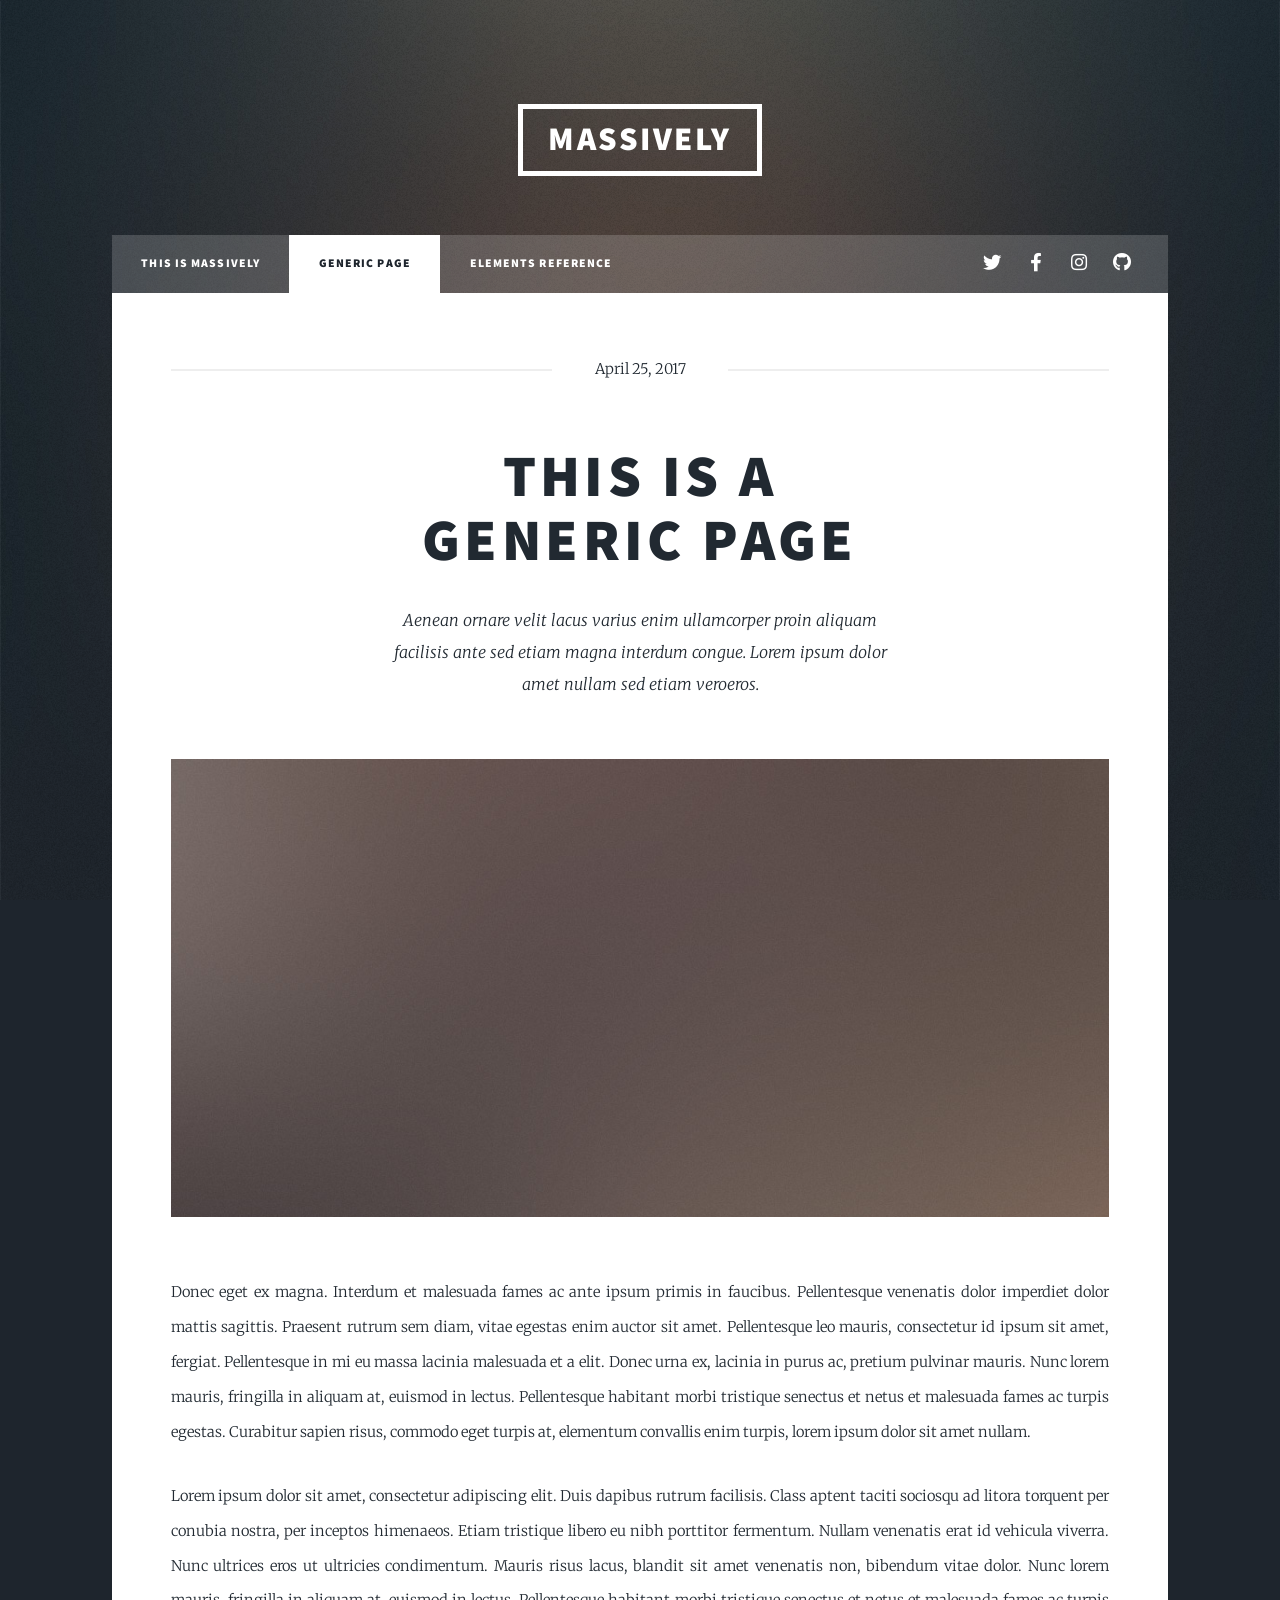
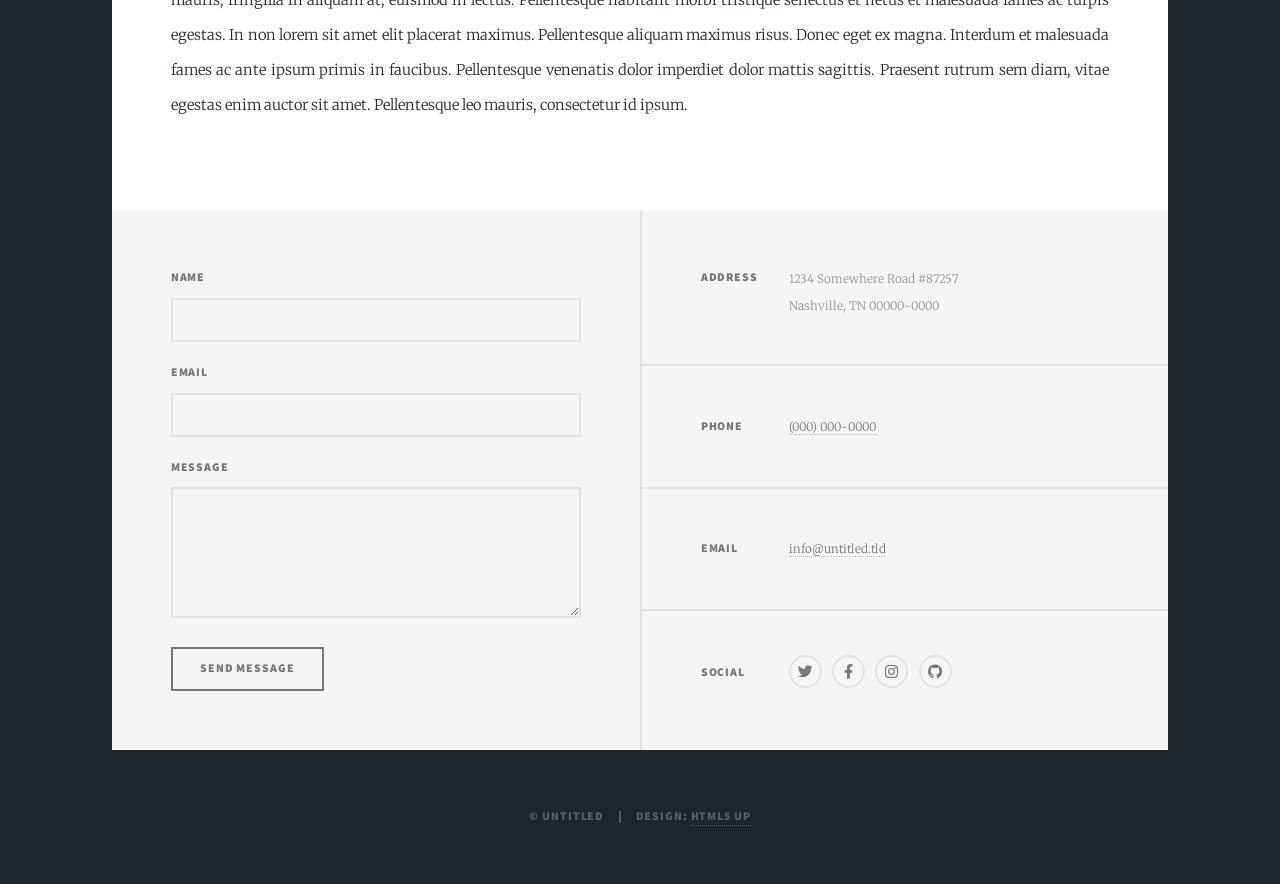
<file: generic.html>
<!DOCTYPE HTML>
<!--
	Massively by HTML5 UP
	html5up.net | @ajlkn
	Free for personal and commercial use under the CCA 3.0 license (html5up.net/license)
-->
<html>
	<head>
		<title>Generic Page - Massively by HTML5 UP</title>
		<meta charset="utf-8" />
		<meta name="viewport" content="width=device-width, initial-scale=1, user-scalable=no" />
		<link rel="stylesheet" href="assets/css/main.css" />
		<noscript><link rel="stylesheet" href="assets/css/noscript.css" /></noscript>
	</head>
	<body class="is-preload">

		<!-- Wrapper -->
			<div id="wrapper">

				<!-- Header -->
					<header id="header">
						<a href="index.html" class="logo">Massively</a>
					</header>

				<!-- Nav -->
					<nav id="nav">
						<ul class="links">
							<li><a href="index.html">This is Massively</a></li>
							<li class="active"><a href="generic.html">Generic Page</a></li>
							<li><a href="elements.html">Elements Reference</a></li>
						</ul>
						<ul class="icons">
							<li><a href="#" class="icon brands fa-twitter"><span class="label">Twitter</span></a></li>
							<li><a href="#" class="icon brands fa-facebook-f"><span class="label">Facebook</span></a></li>
							<li><a href="#" class="icon brands fa-instagram"><span class="label">Instagram</span></a></li>
							<li><a href="#" class="icon brands fa-github"><span class="label">GitHub</span></a></li>
						</ul>
					</nav>

				<!-- Main -->
					<div id="main">

						<!-- Post -->
							<section class="post">
								<header class="major">
									<span class="date">April 25, 2017</span>
									<h1>This is a<br />
									Generic Page</h1>
									<p>Aenean ornare velit lacus varius enim ullamcorper proin aliquam<br />
									facilisis ante sed etiam magna interdum congue. Lorem ipsum dolor<br />
									amet nullam sed etiam veroeros.</p>
								</header>
								<div class="image main"><img src="images/pic01.jpg" alt="" /></div>
								<p>Donec eget ex magna. Interdum et malesuada fames ac ante ipsum primis in faucibus. Pellentesque venenatis dolor imperdiet dolor mattis sagittis. Praesent rutrum sem diam, vitae egestas enim auctor sit amet. Pellentesque leo mauris, consectetur id ipsum sit amet, fergiat. Pellentesque in mi eu massa lacinia malesuada et a elit. Donec urna ex, lacinia in purus ac, pretium pulvinar mauris. Nunc lorem mauris, fringilla in aliquam at, euismod in lectus. Pellentesque habitant morbi tristique senectus et netus et malesuada fames ac turpis egestas. Curabitur sapien risus, commodo eget turpis at, elementum convallis enim turpis, lorem ipsum dolor sit amet nullam.</p>
								<p>Lorem ipsum dolor sit amet, consectetur adipiscing elit. Duis dapibus rutrum facilisis. Class aptent taciti sociosqu ad litora torquent per conubia nostra, per inceptos himenaeos. Etiam tristique libero eu nibh porttitor fermentum. Nullam venenatis erat id vehicula viverra. Nunc ultrices eros ut ultricies condimentum. Mauris risus lacus, blandit sit amet venenatis non, bibendum vitae dolor. Nunc lorem mauris, fringilla in aliquam at, euismod in lectus. Pellentesque habitant morbi tristique senectus et netus et malesuada fames ac turpis egestas. In non lorem sit amet elit placerat maximus. Pellentesque aliquam maximus risus. Donec eget ex magna. Interdum et malesuada fames ac ante ipsum primis in faucibus. Pellentesque venenatis dolor imperdiet dolor mattis sagittis. Praesent rutrum sem diam, vitae egestas enim auctor sit amet. Pellentesque leo mauris, consectetur id ipsum.</p>
							</section>

					</div>

				<!-- Footer -->
					<footer id="footer">
						<section>
							<form method="post" action="#">
								<div class="fields">
									<div class="field">
										<label for="name">Name</label>
										<input type="text" name="name" id="name" />
									</div>
									<div class="field">
										<label for="email">Email</label>
										<input type="text" name="email" id="email" />
									</div>
									<div class="field">
										<label for="message">Message</label>
										<textarea name="message" id="message" rows="3"></textarea>
									</div>
								</div>
								<ul class="actions">
									<li><input type="submit" value="Send Message" /></li>
								</ul>
							</form>
						</section>
						<section class="split contact">
							<section class="alt">
								<h3>Address</h3>
								<p>1234 Somewhere Road #87257<br />
								Nashville, TN 00000-0000</p>
							</section>
							<section>
								<h3>Phone</h3>
								<p><a href="#">(000) 000-0000</a></p>
							</section>
							<section>
								<h3>Email</h3>
								<p><a href="#">info@untitled.tld</a></p>
							</section>
							<section>
								<h3>Social</h3>
								<ul class="icons alt">
									<li><a href="#" class="icon brands alt fa-twitter"><span class="label">Twitter</span></a></li>
									<li><a href="#" class="icon brands alt fa-facebook-f"><span class="label">Facebook</span></a></li>
									<li><a href="#" class="icon brands alt fa-instagram"><span class="label">Instagram</span></a></li>
									<li><a href="#" class="icon brands alt fa-github"><span class="label">GitHub</span></a></li>
								</ul>
							</section>
						</section>
					</footer>

				<!-- Copyright -->
					<div id="copyright">
						<ul><li>&copy; Untitled</li><li>Design: <a href="https://html5up.net">HTML5 UP</a></li></ul>
					</div>

			</div>

		<!-- Scripts -->
			<script src="assets/js/jquery.min.js"></script>
			<script src="assets/js/jquery.scrollex.min.js"></script>
			<script src="assets/js/jquery.scrolly.min.js"></script>
			<script src="assets/js/browser.min.js"></script>
			<script src="assets/js/breakpoints.min.js"></script>
			<script src="assets/js/util.js"></script>
			<script src="assets/js/main.js"></script>

	</body>
</html>
</file>
<file: assets/css/main.css>
@import url(fontawesome-all.min.css);
@import url("https://fonts.googleapis.com/css?family=Merriweather:300,700,300italic,700italic|Source+Sans+Pro:900");

/*
	Massively by HTML5 UP
	html5up.net | @ajlkn
	Free for personal and commercial use under the CCA 3.0 license (html5up.net/license)
*/

html, body, div, span, applet, object,
iframe, h1, h2, h3, h4, h5, h6, p, blockquote,
pre, a, abbr, acronym, address, big, cite,
code, del, dfn, em, img, ins, kbd, q, s, samp,
small, strike, strong, sub, sup, tt, var, b,
u, i, center, dl, dt, dd, ol, ul, li, fieldset,
form, label, legend, table, caption, tbody,
tfoot, thead, tr, th, td, article, aside,
canvas, details, embed, figure, figcaption,
footer, header, hgroup, menu, nav, output, ruby,
section, summary, time, mark, audio, video {
	margin: 0;
	padding: 0;
	border: 0;
	font-size: 100%;
	font: inherit;
	vertical-align: baseline;}

article, aside, details, figcaption, figure,
footer, header, hgroup, menu, nav, section {
	display: block;}

body {
	line-height: 1;
}

ol, ul {
	list-style: none;
}

blockquote, q {
	quotes: none;
}

	blockquote:before, blockquote:after, q:before, q:after {
		content: '';
		content: none;
	}

table {
	border-collapse: collapse;
	border-spacing: 0;
}

body {
	-webkit-text-size-adjust: none;
}

mark {
	background-color: transparent;
	color: inherit;
}

input::-moz-focus-inner {
	border: 0;
	padding: 0;
}

input, select, textarea {
	-moz-appearance: none;
	-webkit-appearance: none;
	-ms-appearance: none;
	appearance: none;
}

/* Basic */

	@-ms-viewport {
		width: device-width;
	}

	body {
		-ms-overflow-style: scrollbar;
	}

	@media screen and (max-width: 480px) {

		html, body {
			min-width: 320px;
		}

	}

	html {
		box-sizing: border-box;
	}

	*, *:before, *:after {
		box-sizing: inherit;
	}

	body {
		background-color: #1e252d;
	}

		body.is-preload *, body.is-preload *:before, body.is-preload *:after {
			-moz-animation: none !important;
			-webkit-animation: none !important;
			-ms-animation: none !important;
			animation: none !important;
			-moz-transition: none !important;
			-webkit-transition: none !important;
			-ms-transition: none !important;
			transition: none !important;
		}

/* Type */

	html {
		font-size: 16pt;
	}

		@media screen and (max-width: 1680px) {

			html {
				font-size: 12pt;
			}

		}

		@media screen and (max-width: 1280px) {

			html {
				font-size: 11pt;
			}

		}

		@media screen and (max-width: 360px) {

			html {
				font-size: 10pt;
			}

		}

	body {
		color: #212931;
	}

	body, input, select, textarea {
		font-family: "Merriweather", Georgia, serif;
		font-weight: 300;
		font-size: 1rem;
		line-height: 2.375;
	}

	a {
		-moz-transition: color 0.2s ease-in-out, background-color 0.2s ease-in-out, border-color 0.2s ease-in-out, box-shadow 0.2s ease-in-out;
		-webkit-transition: color 0.2s ease-in-out, background-color 0.2s ease-in-out, border-color 0.2s ease-in-out, box-shadow 0.2s ease-in-out;
		-ms-transition: color 0.2s ease-in-out, background-color 0.2s ease-in-out, border-color 0.2s ease-in-out, box-shadow 0.2s ease-in-out;
		transition: color 0.2s ease-in-out, background-color 0.2s ease-in-out, border-color 0.2s ease-in-out, box-shadow 0.2s ease-in-out;
		border-bottom: dotted 1px;
		text-decoration: none;
	}

		a:hover {
			border-bottom-color: transparent;
		}

	strong, b {
		font-weight: 600;
	}

	em, i {
		font-style: italic;
	}

	p {
		text-align: justify;
		margin: 0 0 2rem 0;
	}

	h1, h2, h3, h4, h5, h6 {
		font-family: "Source Sans Pro", Helvetica, sans-serif;
		font-weight: 900;
		line-height: 1.5;
		letter-spacing: 0.075em;
		text-transform: uppercase;
		margin: 0 0 1rem 0;
	}

		h1 a, h2 a, h3 a, h4 a, h5 a, h6 a {
			border-bottom: 0;
			color: inherit;
			text-decoration: none;
		}

	h1 {
		font-size: 4rem;
		line-height: 1.1;
		margin: 0 0 2rem 0;
	}

	h2 {
		font-size: 1.75rem;
		line-height: 1.3;
		margin: 0 0 1.5rem 0;
	}

	h3 {
		font-size: 1.25rem;
		margin: 0 0 1.5rem 0;
	}

	h4 {
		font-size: 1rem;
	}

	h5 {
		font-size: 0.9rem;
	}

	h6 {
		font-size: 0.8rem;
	}

	sub {
		font-size: 0.8rem;
		position: relative;
		top: 0.5rem;
	}

	sup {
		font-size: 0.8rem;
		position: relative;
		top: -0.5rem;
	}

	blockquote {
		border-left: solid 4px;
		font-style: italic;
		margin: 0 0 2rem 0;
		padding: 0.5rem 0 0.5rem 2rem;
	}

	code {
		border: solid 2px;
		font-family: "Courier New", monospace;
		font-size: 0.9rem;
		margin: 0 0.25rem;
		padding: 0.25rem 0.65rem;
	}

	pre {
		-webkit-overflow-scrolling: touch;
		font-family: "Courier New", monospace;
		font-size: 0.9rem;
		margin: 0 0 2rem 0;
	}

		pre code {
			display: block;
			line-height: 1.75;
			padding: 1rem 1.5rem;
			overflow-x: auto;
		}

	hr {
		border: 0;
		border-bottom: solid 2px;
		margin: 3rem 0;
	}

		hr.major {
			margin: 5rem 0;
		}

	.align-left {
		text-align: left;
	}

	.align-center {
		text-align: center;
	}

	.align-right {
		text-align: right;
	}

	input, select, textarea {
		color: #212931;
	}

	a {
		color: #212931;
		border-bottom-color: rgba(33, 41, 49, 0.5);
	}

		a:hover {
			border-bottom-color: transparent;
			color: #18bfef !important;
		}

	strong, b {
		color: #212931;
	}

	h1, h2, h3, h4, h5, h6 {
		color: #212931;
	}

	blockquote {
		border-left-color: #eeeeee;
	}

	code {
		background: rgba(220, 220, 220, 0.25);
		border-color: #eeeeee;
	}

	hr {
		border-bottom-color: #eeeeee;
	}

/* Row */

	.row {
		display: flex;
		flex-wrap: wrap;
		box-sizing: border-box;
		align-items: stretch;
	}

		.row > * {
			box-sizing: border-box;
		}

		.row.gtr-uniform > * > :last-child {
			margin-bottom: 0;
		}

		.row.aln-left {
			justify-content: flex-start;
		}

		.row.aln-center {
			justify-content: center;
		}

		.row.aln-right {
			justify-content: flex-end;
		}

		.row.aln-top {
			align-items: flex-start;
		}

		.row.aln-middle {
			align-items: center;
		}

		.row.aln-bottom {
			align-items: flex-end;
		}

		.row > .imp {
			order: -1;
		}

		.row > .col-1 {
			width: 8.33333%;
		}

		.row > .off-1 {
			margin-left: 8.33333%;
		}

		.row > .col-2 {
			width: 16.66667%;
		}

		.row > .off-2 {
			margin-left: 16.66667%;
		}

		.row > .col-3 {
			width: 25%;
		}

		.row > .off-3 {
			margin-left: 25%;
		}

		.row > .col-4 {
			width: 33.33333%;
		}

		.row > .off-4 {
			margin-left: 33.33333%;
		}

		.row > .col-5 {
			width: 41.66667%;
		}

		.row > .off-5 {
			margin-left: 41.66667%;
		}

		.row > .col-6 {
			width: 50%;
		}

		.row > .off-6 {
			margin-left: 50%;
		}

		.row > .col-7 {
			width: 58.33333%;
		}

		.row > .off-7 {
			margin-left: 58.33333%;
		}

		.row > .col-8 {
			width: 66.66667%;
		}

		.row > .off-8 {
			margin-left: 66.66667%;
		}

		.row > .col-9 {
			width: 75%;
		}

		.row > .off-9 {
			margin-left: 75%;
		}

		.row > .col-10 {
			width: 83.33333%;
		}

		.row > .off-10 {
			margin-left: 83.33333%;
		}

		.row > .col-11 {
			width: 91.66667%;
		}

		.row > .off-11 {
			margin-left: 91.66667%;
		}

		.row > .col-12 {
			width: 100%;
		}

		.row > .off-12 {
			margin-left: 100%;
		}

		.row.gtr-0 {
			margin-top: 0;
			margin-left: 0rem;
		}

			.row.gtr-0 > * {
				padding: 0 0 0 0rem;
			}

			.row.gtr-0.gtr-uniform {
				margin-top: 0rem;
			}

				.row.gtr-0.gtr-uniform > * {
					padding-top: 0rem;
				}

		.row.gtr-25 {
			margin-top: 0;
			margin-left: -0.375rem;
		}

			.row.gtr-25 > * {
				padding: 0 0 0 0.375rem;
			}

			.row.gtr-25.gtr-uniform {
				margin-top: -0.375rem;
			}

				.row.gtr-25.gtr-uniform > * {
					padding-top: 0.375rem;
				}

		.row.gtr-50 {
			margin-top: 0;
			margin-left: -0.75rem;
		}

			.row.gtr-50 > * {
				padding: 0 0 0 0.75rem;
			}

			.row.gtr-50.gtr-uniform {
				margin-top: -0.75rem;
			}

				.row.gtr-50.gtr-uniform > * {
					padding-top: 0.75rem;
				}

		.row {
			margin-top: 0;
			margin-left: -1.5rem;
		}

			.row > * {
				padding: 0 0 0 1.5rem;
			}

			.row.gtr-uniform {
				margin-top: -1.5rem;
			}

				.row.gtr-uniform > * {
					padding-top: 1.5rem;
				}

		.row.gtr-150 {
			margin-top: 0;
			margin-left: -2.25rem;
		}

			.row.gtr-150 > * {
				padding: 0 0 0 2.25rem;
			}

			.row.gtr-150.gtr-uniform {
				margin-top: -2.25rem;
			}

				.row.gtr-150.gtr-uniform > * {
					padding-top: 2.25rem;
				}

		.row.gtr-200 {
			margin-top: 0;
			margin-left: -3rem;
		}

			.row.gtr-200 > * {
				padding: 0 0 0 3rem;
			}

			.row.gtr-200.gtr-uniform {
				margin-top: -3rem;
			}

				.row.gtr-200.gtr-uniform > * {
					padding-top: 3rem;
				}

		@media screen and (max-width: 1680px) {

			.row {
				display: flex;
				flex-wrap: wrap;
				box-sizing: border-box;
				align-items: stretch;
			}

				.row > * {
					box-sizing: border-box;
				}

				.row.gtr-uniform > * > :last-child {
					margin-bottom: 0;
				}

				.row.aln-left {
					justify-content: flex-start;
				}

				.row.aln-center {
					justify-content: center;
				}

				.row.aln-right {
					justify-content: flex-end;
				}

				.row.aln-top {
					align-items: flex-start;
				}

				.row.aln-middle {
					align-items: center;
				}

				.row.aln-bottom {
					align-items: flex-end;
				}

				.row > .imp-xlarge {
					order: -1;
				}

				.row > .col-1-xlarge {
					width: 8.33333%;
				}

				.row > .off-1-xlarge {
					margin-left: 8.33333%;
				}

				.row > .col-2-xlarge {
					width: 16.66667%;
				}

				.row > .off-2-xlarge {
					margin-left: 16.66667%;
				}

				.row > .col-3-xlarge {
					width: 25%;
				}

				.row > .off-3-xlarge {
					margin-left: 25%;
				}

				.row > .col-4-xlarge {
					width: 33.33333%;
				}

				.row > .off-4-xlarge {
					margin-left: 33.33333%;
				}

				.row > .col-5-xlarge {
					width: 41.66667%;
				}

				.row > .off-5-xlarge {
					margin-left: 41.66667%;
				}

				.row > .col-6-xlarge {
					width: 50%;
				}

				.row > .off-6-xlarge {
					margin-left: 50%;
				}

				.row > .col-7-xlarge {
					width: 58.33333%;
				}

				.row > .off-7-xlarge {
					margin-left: 58.33333%;
				}

				.row > .col-8-xlarge {
					width: 66.66667%;
				}

				.row > .off-8-xlarge {
					margin-left: 66.66667%;
				}

				.row > .col-9-xlarge {
					width: 75%;
				}

				.row > .off-9-xlarge {
					margin-left: 75%;
				}

				.row > .col-10-xlarge {
					width: 83.33333%;
				}

				.row > .off-10-xlarge {
					margin-left: 83.33333%;
				}

				.row > .col-11-xlarge {
					width: 91.66667%;
				}

				.row > .off-11-xlarge {
					margin-left: 91.66667%;
				}

				.row > .col-12-xlarge {
					width: 100%;
				}

				.row > .off-12-xlarge {
					margin-left: 100%;
				}

				.row.gtr-0 {
					margin-top: 0;
					margin-left: 0rem;
				}

					.row.gtr-0 > * {
						padding: 0 0 0 0rem;
					}

					.row.gtr-0.gtr-uniform {
						margin-top: 0rem;
					}

						.row.gtr-0.gtr-uniform > * {
							padding-top: 0rem;
						}

				.row.gtr-25 {
					margin-top: 0;
					margin-left: -0.375rem;
				}

					.row.gtr-25 > * {
						padding: 0 0 0 0.375rem;
					}

					.row.gtr-25.gtr-uniform {
						margin-top: -0.375rem;
					}

						.row.gtr-25.gtr-uniform > * {
							padding-top: 0.375rem;
						}

				.row.gtr-50 {
					margin-top: 0;
					margin-left: -0.75rem;
				}

					.row.gtr-50 > * {
						padding: 0 0 0 0.75rem;
					}

					.row.gtr-50.gtr-uniform {
						margin-top: -0.75rem;
					}

						.row.gtr-50.gtr-uniform > * {
							padding-top: 0.75rem;
						}

				.row {
					margin-top: 0;
					margin-left: -1.5rem;
				}

					.row > * {
						padding: 0 0 0 1.5rem;
					}

					.row.gtr-uniform {
						margin-top: -1.5rem;
					}

						.row.gtr-uniform > * {
							padding-top: 1.5rem;
						}

				.row.gtr-150 {
					margin-top: 0;
					margin-left: -2.25rem;
				}

					.row.gtr-150 > * {
						padding: 0 0 0 2.25rem;
					}

					.row.gtr-150.gtr-uniform {
						margin-top: -2.25rem;
					}

						.row.gtr-150.gtr-uniform > * {
							padding-top: 2.25rem;
						}

				.row.gtr-200 {
					margin-top: 0;
					margin-left: -3rem;
				}

					.row.gtr-200 > * {
						padding: 0 0 0 3rem;
					}

					.row.gtr-200.gtr-uniform {
						margin-top: -3rem;
					}

						.row.gtr-200.gtr-uniform > * {
							padding-top: 3rem;
						}

		}

		@media screen and (max-width: 1280px) {

			.row {
				display: flex;
				flex-wrap: wrap;
				box-sizing: border-box;
				align-items: stretch;
			}

				.row > * {
					box-sizing: border-box;
				}

				.row.gtr-uniform > * > :last-child {
					margin-bottom: 0;
				}

				.row.aln-left {
					justify-content: flex-start;
				}

				.row.aln-center {
					justify-content: center;
				}

				.row.aln-right {
					justify-content: flex-end;
				}

				.row.aln-top {
					align-items: flex-start;
				}

				.row.aln-middle {
					align-items: center;
				}

				.row.aln-bottom {
					align-items: flex-end;
				}

				.row > .imp-large {
					order: -1;
				}

				.row > .col-1-large {
					width: 8.33333%;
				}

				.row > .off-1-large {
					margin-left: 8.33333%;
				}

				.row > .col-2-large {
					width: 16.66667%;
				}

				.row > .off-2-large {
					margin-left: 16.66667%;
				}

				.row > .col-3-large {
					width: 25%;
				}

				.row > .off-3-large {
					margin-left: 25%;
				}

				.row > .col-4-large {
					width: 33.33333%;
				}

				.row > .off-4-large {
					margin-left: 33.33333%;
				}

				.row > .col-5-large {
					width: 41.66667%;
				}

				.row > .off-5-large {
					margin-left: 41.66667%;
				}

				.row > .col-6-large {
					width: 50%;
				}

				.row > .off-6-large {
					margin-left: 50%;
				}

				.row > .col-7-large {
					width: 58.33333%;
				}

				.row > .off-7-large {
					margin-left: 58.33333%;
				}

				.row > .col-8-large {
					width: 66.66667%;
				}

				.row > .off-8-large {
					margin-left: 66.66667%;
				}

				.row > .col-9-large {
					width: 75%;
				}

				.row > .off-9-large {
					margin-left: 75%;
				}

				.row > .col-10-large {
					width: 83.33333%;
				}

				.row > .off-10-large {
					margin-left: 83.33333%;
				}

				.row > .col-11-large {
					width: 91.66667%;
				}

				.row > .off-11-large {
					margin-left: 91.66667%;
				}

				.row > .col-12-large {
					width: 100%;
				}

				.row > .off-12-large {
					margin-left: 100%;
				}

				.row.gtr-0 {
					margin-top: 0;
					margin-left: 0rem;
				}

					.row.gtr-0 > * {
						padding: 0 0 0 0rem;
					}

					.row.gtr-0.gtr-uniform {
						margin-top: 0rem;
					}

						.row.gtr-0.gtr-uniform > * {
							padding-top: 0rem;
						}

				.row.gtr-25 {
					margin-top: 0;
					margin-left: -0.375rem;
				}

					.row.gtr-25 > * {
						padding: 0 0 0 0.375rem;
					}

					.row.gtr-25.gtr-uniform {
						margin-top: -0.375rem;
					}

						.row.gtr-25.gtr-uniform > * {
							padding-top: 0.375rem;
						}

				.row.gtr-50 {
					margin-top: 0;
					margin-left: -0.75rem;
				}

					.row.gtr-50 > * {
						padding: 0 0 0 0.75rem;
					}

					.row.gtr-50.gtr-uniform {
						margin-top: -0.75rem;
					}

						.row.gtr-50.gtr-uniform > * {
							padding-top: 0.75rem;
						}

				.row {
					margin-top: 0;
					margin-left: -1.5rem;
				}

					.row > * {
						padding: 0 0 0 1.5rem;
					}

					.row.gtr-uniform {
						margin-top: -1.5rem;
					}

						.row.gtr-uniform > * {
							padding-top: 1.5rem;
						}

				.row.gtr-150 {
					margin-top: 0;
					margin-left: -2.25rem;
				}

					.row.gtr-150 > * {
						padding: 0 0 0 2.25rem;
					}

					.row.gtr-150.gtr-uniform {
						margin-top: -2.25rem;
					}

						.row.gtr-150.gtr-uniform > * {
							padding-top: 2.25rem;
						}

				.row.gtr-200 {
					margin-top: 0;
					margin-left: -3rem;
				}

					.row.gtr-200 > * {
						padding: 0 0 0 3rem;
					}

					.row.gtr-200.gtr-uniform {
						margin-top: -3rem;
					}

						.row.gtr-200.gtr-uniform > * {
							padding-top: 3rem;
						}

		}

		@media screen and (max-width: 980px) {

			.row {
				display: flex;
				flex-wrap: wrap;
				box-sizing: border-box;
				align-items: stretch;
			}

				.row > * {
					box-sizing: border-box;
				}

				.row.gtr-uniform > * > :last-child {
					margin-bottom: 0;
				}

				.row.aln-left {
					justify-content: flex-start;
				}

				.row.aln-center {
					justify-content: center;
				}

				.row.aln-right {
					justify-content: flex-end;
				}

				.row.aln-top {
					align-items: flex-start;
				}

				.row.aln-middle {
					align-items: center;
				}

				.row.aln-bottom {
					align-items: flex-end;
				}

				.row > .imp-medium {
					order: -1;
				}

				.row > .col-1-medium {
					width: 8.33333%;
				}

				.row > .off-1-medium {
					margin-left: 8.33333%;
				}

				.row > .col-2-medium {
					width: 16.66667%;
				}

				.row > .off-2-medium {
					margin-left: 16.66667%;
				}

				.row > .col-3-medium {
					width: 25%;
				}

				.row > .off-3-medium {
					margin-left: 25%;
				}

				.row > .col-4-medium {
					width: 33.33333%;
				}

				.row > .off-4-medium {
					margin-left: 33.33333%;
				}

				.row > .col-5-medium {
					width: 41.66667%;
				}

				.row > .off-5-medium {
					margin-left: 41.66667%;
				}

				.row > .col-6-medium {
					width: 50%;
				}

				.row > .off-6-medium {
					margin-left: 50%;
				}

				.row > .col-7-medium {
					width: 58.33333%;
				}

				.row > .off-7-medium {
					margin-left: 58.33333%;
				}

				.row > .col-8-medium {
					width: 66.66667%;
				}

				.row > .off-8-medium {
					margin-left: 66.66667%;
				}

				.row > .col-9-medium {
					width: 75%;
				}

				.row > .off-9-medium {
					margin-left: 75%;
				}

				.row > .col-10-medium {
					width: 83.33333%;
				}

				.row > .off-10-medium {
					margin-left: 83.33333%;
				}

				.row > .col-11-medium {
					width: 91.66667%;
				}

				.row > .off-11-medium {
					margin-left: 91.66667%;
				}

				.row > .col-12-medium {
					width: 100%;
				}

				.row > .off-12-medium {
					margin-left: 100%;
				}

				.row.gtr-0 {
					margin-top: 0;
					margin-left: 0rem;
				}

					.row.gtr-0 > * {
						padding: 0 0 0 0rem;
					}

					.row.gtr-0.gtr-uniform {
						margin-top: 0rem;
					}

						.row.gtr-0.gtr-uniform > * {
							padding-top: 0rem;
						}

				.row.gtr-25 {
					margin-top: 0;
					margin-left: -0.375rem;
				}

					.row.gtr-25 > * {
						padding: 0 0 0 0.375rem;
					}

					.row.gtr-25.gtr-uniform {
						margin-top: -0.375rem;
					}

						.row.gtr-25.gtr-uniform > * {
							padding-top: 0.375rem;
						}

				.row.gtr-50 {
					margin-top: 0;
					margin-left: -0.75rem;
				}

					.row.gtr-50 > * {
						padding: 0 0 0 0.75rem;
					}

					.row.gtr-50.gtr-uniform {
						margin-top: -0.75rem;
					}

						.row.gtr-50.gtr-uniform > * {
							padding-top: 0.75rem;
						}

				.row {
					margin-top: 0;
					margin-left: -1.5rem;
				}

					.row > * {
						padding: 0 0 0 1.5rem;
					}

					.row.gtr-uniform {
						margin-top: -1.5rem;
					}

						.row.gtr-uniform > * {
							padding-top: 1.5rem;
						}

				.row.gtr-150 {
					margin-top: 0;
					margin-left: -2.25rem;
				}

					.row.gtr-150 > * {
						padding: 0 0 0 2.25rem;
					}

					.row.gtr-150.gtr-uniform {
						margin-top: -2.25rem;
					}

						.row.gtr-150.gtr-uniform > * {
							padding-top: 2.25rem;
						}

				.row.gtr-200 {
					margin-top: 0;
					margin-left: -3rem;
				}

					.row.gtr-200 > * {
						padding: 0 0 0 3rem;
					}

					.row.gtr-200.gtr-uniform {
						margin-top: -3rem;
					}

						.row.gtr-200.gtr-uniform > * {
							padding-top: 3rem;
						}

		}

		@media screen and (max-width: 736px) {

			.row {
				display: flex;
				flex-wrap: wrap;
				box-sizing: border-box;
				align-items: stretch;
			}

				.row > * {
					box-sizing: border-box;
				}

				.row.gtr-uniform > * > :last-child {
					margin-bottom: 0;
				}

				.row.aln-left {
					justify-content: flex-start;
				}

				.row.aln-center {
					justify-content: center;
				}

				.row.aln-right {
					justify-content: flex-end;
				}

				.row.aln-top {
					align-items: flex-start;
				}

				.row.aln-middle {
					align-items: center;
				}

				.row.aln-bottom {
					align-items: flex-end;
				}

				.row > .imp-small {
					order: -1;
				}

				.row > .col-1-small {
					width: 8.33333%;
				}

				.row > .off-1-small {
					margin-left: 8.33333%;
				}

				.row > .col-2-small {
					width: 16.66667%;
				}

				.row > .off-2-small {
					margin-left: 16.66667%;
				}

				.row > .col-3-small {
					width: 25%;
				}

				.row > .off-3-small {
					margin-left: 25%;
				}

				.row > .col-4-small {
					width: 33.33333%;
				}

				.row > .off-4-small {
					margin-left: 33.33333%;
				}

				.row > .col-5-small {
					width: 41.66667%;
				}

				.row > .off-5-small {
					margin-left: 41.66667%;
				}

				.row > .col-6-small {
					width: 50%;
				}

				.row > .off-6-small {
					margin-left: 50%;
				}

				.row > .col-7-small {
					width: 58.33333%;
				}

				.row > .off-7-small {
					margin-left: 58.33333%;
				}

				.row > .col-8-small {
					width: 66.66667%;
				}

				.row > .off-8-small {
					margin-left: 66.66667%;
				}

				.row > .col-9-small {
					width: 75%;
				}

				.row > .off-9-small {
					margin-left: 75%;
				}

				.row > .col-10-small {
					width: 83.33333%;
				}

				.row > .off-10-small {
					margin-left: 83.33333%;
				}

				.row > .col-11-small {
					width: 91.66667%;
				}

				.row > .off-11-small {
					margin-left: 91.66667%;
				}

				.row > .col-12-small {
					width: 100%;
				}

				.row > .off-12-small {
					margin-left: 100%;
				}

				.row.gtr-0 {
					margin-top: 0;
					margin-left: 0rem;
				}

					.row.gtr-0 > * {
						padding: 0 0 0 0rem;
					}

					.row.gtr-0.gtr-uniform {
						margin-top: 0rem;
					}

						.row.gtr-0.gtr-uniform > * {
							padding-top: 0rem;
						}

				.row.gtr-25 {
					margin-top: 0;
					margin-left: -0.375rem;
				}

					.row.gtr-25 > * {
						padding: 0 0 0 0.375rem;
					}

					.row.gtr-25.gtr-uniform {
						margin-top: -0.375rem;
					}

						.row.gtr-25.gtr-uniform > * {
							padding-top: 0.375rem;
						}

				.row.gtr-50 {
					margin-top: 0;
					margin-left: -0.75rem;
				}

					.row.gtr-50 > * {
						padding: 0 0 0 0.75rem;
					}

					.row.gtr-50.gtr-uniform {
						margin-top: -0.75rem;
					}

						.row.gtr-50.gtr-uniform > * {
							padding-top: 0.75rem;
						}

				.row {
					margin-top: 0;
					margin-left: -1.5rem;
				}

					.row > * {
						padding: 0 0 0 1.5rem;
					}

					.row.gtr-uniform {
						margin-top: -1.5rem;
					}

						.row.gtr-uniform > * {
							padding-top: 1.5rem;
						}

				.row.gtr-150 {
					margin-top: 0;
					margin-left: -2.25rem;
				}

					.row.gtr-150 > * {
						padding: 0 0 0 2.25rem;
					}

					.row.gtr-150.gtr-uniform {
						margin-top: -2.25rem;
					}

						.row.gtr-150.gtr-uniform > * {
							padding-top: 2.25rem;
						}

				.row.gtr-200 {
					margin-top: 0;
					margin-left: -3rem;
				}

					.row.gtr-200 > * {
						padding: 0 0 0 3rem;
					}

					.row.gtr-200.gtr-uniform {
						margin-top: -3rem;
					}

						.row.gtr-200.gtr-uniform > * {
							padding-top: 3rem;
						}

		}

		@media screen and (max-width: 480px) {

			.row {
				display: flex;
				flex-wrap: wrap;
				box-sizing: border-box;
				align-items: stretch;
			}

				.row > * {
					box-sizing: border-box;
				}

				.row.gtr-uniform > * > :last-child {
					margin-bottom: 0;
				}

				.row.aln-left {
					justify-content: flex-start;
				}

				.row.aln-center {
					justify-content: center;
				}

				.row.aln-right {
					justify-content: flex-end;
				}

				.row.aln-top {
					align-items: flex-start;
				}

				.row.aln-middle {
					align-items: center;
				}

				.row.aln-bottom {
					align-items: flex-end;
				}

				.row > .imp-xsmall {
					order: -1;
				}

				.row > .col-1-xsmall {
					width: 8.33333%;
				}

				.row > .off-1-xsmall {
					margin-left: 8.33333%;
				}

				.row > .col-2-xsmall {
					width: 16.66667%;
				}

				.row > .off-2-xsmall {
					margin-left: 16.66667%;
				}

				.row > .col-3-xsmall {
					width: 25%;
				}

				.row > .off-3-xsmall {
					margin-left: 25%;
				}

				.row > .col-4-xsmall {
					width: 33.33333%;
				}

				.row > .off-4-xsmall {
					margin-left: 33.33333%;
				}

				.row > .col-5-xsmall {
					width: 41.66667%;
				}

				.row > .off-5-xsmall {
					margin-left: 41.66667%;
				}

				.row > .col-6-xsmall {
					width: 50%;
				}

				.row > .off-6-xsmall {
					margin-left: 50%;
				}

				.row > .col-7-xsmall {
					width: 58.33333%;
				}

				.row > .off-7-xsmall {
					margin-left: 58.33333%;
				}

				.row > .col-8-xsmall {
					width: 66.66667%;
				}

				.row > .off-8-xsmall {
					margin-left: 66.66667%;
				}

				.row > .col-9-xsmall {
					width: 75%;
				}

				.row > .off-9-xsmall {
					margin-left: 75%;
				}

				.row > .col-10-xsmall {
					width: 83.33333%;
				}

				.row > .off-10-xsmall {
					margin-left: 83.33333%;
				}

				.row > .col-11-xsmall {
					width: 91.66667%;
				}

				.row > .off-11-xsmall {
					margin-left: 91.66667%;
				}

				.row > .col-12-xsmall {
					width: 100%;
				}

				.row > .off-12-xsmall {
					margin-left: 100%;
				}

				.row.gtr-0 {
					margin-top: 0;
					margin-left: 0rem;
				}

					.row.gtr-0 > * {
						padding: 0 0 0 0rem;
					}

					.row.gtr-0.gtr-uniform {
						margin-top: 0rem;
					}

						.row.gtr-0.gtr-uniform > * {
							padding-top: 0rem;
						}

				.row.gtr-25 {
					margin-top: 0;
					margin-left: -0.375rem;
				}

					.row.gtr-25 > * {
						padding: 0 0 0 0.375rem;
					}

					.row.gtr-25.gtr-uniform {
						margin-top: -0.375rem;
					}

						.row.gtr-25.gtr-uniform > * {
							padding-top: 0.375rem;
						}

				.row.gtr-50 {
					margin-top: 0;
					margin-left: -0.75rem;
				}

					.row.gtr-50 > * {
						padding: 0 0 0 0.75rem;
					}

					.row.gtr-50.gtr-uniform {
						margin-top: -0.75rem;
					}

						.row.gtr-50.gtr-uniform > * {
							padding-top: 0.75rem;
						}

				.row {
					margin-top: 0;
					margin-left: -1.5rem;
				}

					.row > * {
						padding: 0 0 0 1.5rem;
					}

					.row.gtr-uniform {
						margin-top: -1.5rem;
					}

						.row.gtr-uniform > * {
							padding-top: 1.5rem;
						}

				.row.gtr-150 {
					margin-top: 0;
					margin-left: -2.25rem;
				}

					.row.gtr-150 > * {
						padding: 0 0 0 2.25rem;
					}

					.row.gtr-150.gtr-uniform {
						margin-top: -2.25rem;
					}

						.row.gtr-150.gtr-uniform > * {
							padding-top: 2.25rem;
						}

				.row.gtr-200 {
					margin-top: 0;
					margin-left: -3rem;
				}

					.row.gtr-200 > * {
						padding: 0 0 0 3rem;
					}

					.row.gtr-200.gtr-uniform {
						margin-top: -3rem;
					}

						.row.gtr-200.gtr-uniform > * {
							padding-top: 3rem;
						}

		}

		@media screen and (max-width: 360px) {

			.row {
				display: flex;
				flex-wrap: wrap;
				box-sizing: border-box;
				align-items: stretch;
			}

				.row > * {
					box-sizing: border-box;
				}

				.row.gtr-uniform > * > :last-child {
					margin-bottom: 0;
				}

				.row.aln-left {
					justify-content: flex-start;
				}

				.row.aln-center {
					justify-content: center;
				}

				.row.aln-right {
					justify-content: flex-end;
				}

				.row.aln-top {
					align-items: flex-start;
				}

				.row.aln-middle {
					align-items: center;
				}

				.row.aln-bottom {
					align-items: flex-end;
				}

				.row > .imp-xxsmall {
					order: -1;
				}

				.row > .col-1-xxsmall {
					width: 8.33333%;
				}

				.row > .off-1-xxsmall {
					margin-left: 8.33333%;
				}

				.row > .col-2-xxsmall {
					width: 16.66667%;
				}

				.row > .off-2-xxsmall {
					margin-left: 16.66667%;
				}

				.row > .col-3-xxsmall {
					width: 25%;
				}

				.row > .off-3-xxsmall {
					margin-left: 25%;
				}

				.row > .col-4-xxsmall {
					width: 33.33333%;
				}

				.row > .off-4-xxsmall {
					margin-left: 33.33333%;
				}

				.row > .col-5-xxsmall {
					width: 41.66667%;
				}

				.row > .off-5-xxsmall {
					margin-left: 41.66667%;
				}

				.row > .col-6-xxsmall {
					width: 50%;
				}

				.row > .off-6-xxsmall {
					margin-left: 50%;
				}

				.row > .col-7-xxsmall {
					width: 58.33333%;
				}

				.row > .off-7-xxsmall {
					margin-left: 58.33333%;
				}

				.row > .col-8-xxsmall {
					width: 66.66667%;
				}

				.row > .off-8-xxsmall {
					margin-left: 66.66667%;
				}

				.row > .col-9-xxsmall {
					width: 75%;
				}

				.row > .off-9-xxsmall {
					margin-left: 75%;
				}

				.row > .col-10-xxsmall {
					width: 83.33333%;
				}

				.row > .off-10-xxsmall {
					margin-left: 83.33333%;
				}

				.row > .col-11-xxsmall {
					width: 91.66667%;
				}

				.row > .off-11-xxsmall {
					margin-left: 91.66667%;
				}

				.row > .col-12-xxsmall {
					width: 100%;
				}

				.row > .off-12-xxsmall {
					margin-left: 100%;
				}

				.row.gtr-0 {
					margin-top: 0;
					margin-left: 0rem;
				}

					.row.gtr-0 > * {
						padding: 0 0 0 0rem;
					}

					.row.gtr-0.gtr-uniform {
						margin-top: 0rem;
					}

						.row.gtr-0.gtr-uniform > * {
							padding-top: 0rem;
						}

				.row.gtr-25 {
					margin-top: 0;
					margin-left: -0.375rem;
				}

					.row.gtr-25 > * {
						padding: 0 0 0 0.375rem;
					}

					.row.gtr-25.gtr-uniform {
						margin-top: -0.375rem;
					}

						.row.gtr-25.gtr-uniform > * {
							padding-top: 0.375rem;
						}

				.row.gtr-50 {
					margin-top: 0;
					margin-left: -0.75rem;
				}

					.row.gtr-50 > * {
						padding: 0 0 0 0.75rem;
					}

					.row.gtr-50.gtr-uniform {
						margin-top: -0.75rem;
					}

						.row.gtr-50.gtr-uniform > * {
							padding-top: 0.75rem;
						}

				.row {
					margin-top: 0;
					margin-left: -1.5rem;
				}

					.row > * {
						padding: 0 0 0 1.5rem;
					}

					.row.gtr-uniform {
						margin-top: -1.5rem;
					}

						.row.gtr-uniform > * {
							padding-top: 1.5rem;
						}

				.row.gtr-150 {
					margin-top: 0;
					margin-left: -2.25rem;
				}

					.row.gtr-150 > * {
						padding: 0 0 0 2.25rem;
					}

					.row.gtr-150.gtr-uniform {
						margin-top: -2.25rem;
					}

						.row.gtr-150.gtr-uniform > * {
							padding-top: 2.25rem;
						}

				.row.gtr-200 {
					margin-top: 0;
					margin-left: -3rem;
				}

					.row.gtr-200 > * {
						padding: 0 0 0 3rem;
					}

					.row.gtr-200.gtr-uniform {
						margin-top: -3rem;
					}

						.row.gtr-200.gtr-uniform > * {
							padding-top: 3rem;
						}

		}

/* Box */

	.box {
		border: solid 2px;
		margin-bottom: 2rem;
		padding: 1.5rem;
	}

		.box > :last-child,
		.box > :last-child > :last-child,
		.box > :last-child > :last-child > :last-child {
			margin-bottom: 0;
		}

		.box.alt {
			border: 0;
			border-radius: 0;
			padding: 0;
		}

	.box {
		border-color: #eeeeee;
	}

/* Button */

	input[type="submit"],
	input[type="reset"],
	input[type="button"],
	button,
	.button {
		-moz-appearance: none;
		-webkit-appearance: none;
		-ms-appearance: none;
		appearance: none;
		-moz-transition: background-color 0.2s ease-in-out, box-shadow 0.2s ease-in-out, color 0.2s ease-in-out;
		-webkit-transition: background-color 0.2s ease-in-out, box-shadow 0.2s ease-in-out, color 0.2s ease-in-out;
		-ms-transition: background-color 0.2s ease-in-out, box-shadow 0.2s ease-in-out, color 0.2s ease-in-out;
		transition: background-color 0.2s ease-in-out, box-shadow 0.2s ease-in-out, color 0.2s ease-in-out;
		border: 0;
		border-radius: 0;
		cursor: pointer;
		display: inline-block;
		font-family: "Source Sans Pro", Helvetica, sans-serif;
		font-size: 0.8rem;
		font-weight: 900;
		letter-spacing: 0.075em;
		height: 3rem;
		line-height: 3rem;
		padding: 0 2rem;
		text-align: center;
		text-decoration: none;
		text-transform: uppercase;
		white-space: nowrap;
	}

		input[type="submit"].icon:before,
		input[type="reset"].icon:before,
		input[type="button"].icon:before,
		button.icon:before,
		.button.icon:before {
			margin-right: 0.5rem;
		}

		input[type="submit"].icon.solo,
		input[type="reset"].icon.solo,
		input[type="button"].icon.solo,
		button.icon.solo,
		.button.icon.solo {
			position: relative;
			width: 4rem;
			height: 4rem;
			line-height: 4rem;
			border-radius: 4rem;
			text-indent: 4rem;
			overflow: hidden;
			padding: 0;
			white-space: nowrap;
		}

			input[type="submit"].icon.solo:before,
			input[type="reset"].icon.solo:before,
			input[type="button"].icon.solo:before,
			button.icon.solo:before,
			.button.icon.solo:before {
				position: absolute;
				display: block;
				top: 0;
				left: 0;
				width: inherit;
				height: inherit;
				line-height: inherit;
				font-size: 1.25rem;
				margin-right: 0;
				text-align: center;
				text-indent: 0;
			}

		input[type="submit"].fit,
		input[type="reset"].fit,
		input[type="button"].fit,
		button.fit,
		.button.fit {
			width: 100%;
		}

		input[type="submit"].small,
		input[type="reset"].small,
		input[type="button"].small,
		button.small,
		.button.small {
			font-size: 0.7rem;
			height: 2.5rem;
			line-height: 2.5rem;
			padding: 0 1.5rem;
		}

		input[type="submit"].large,
		input[type="reset"].large,
		input[type="button"].large,
		button.large,
		.button.large {
			font-size: 0.9rem;
			height: 3.5rem;
			line-height: 3.5rem;
			padding: 0 2.75rem;
		}

		@media screen and (max-width: 980px) {

			input[type="submit"],
			input[type="reset"],
			input[type="button"],
			button,
			.button {
				font-size: 0.9rem;
				height: 3.25rem;
				line-height: 3.25rem;
			}

				input[type="submit"].large,
				input[type="reset"].large,
				input[type="button"].large,
				button.large,
				.button.large {
					font-size: 1rem;
					height: 3.75rem;
					line-height: 3.75rem;
				}

		}

		input[type="submit"].disabled, input[type="submit"]:disabled,
		input[type="reset"].disabled,
		input[type="reset"]:disabled,
		input[type="button"].disabled,
		input[type="button"]:disabled,
		button.disabled,
		button:disabled,
		.button.disabled,
		.button:disabled {
			pointer-events: none;
			opacity: 0.25;
		}

	input[type="submit"],
	input[type="reset"],
	input[type="button"],
	button,
	.button {
		background-color: transparent;
		box-shadow: inset 0 0 0 2px #212931;
		color: #212931 !important;
	}

		input[type="submit"]:hover,
		input[type="reset"]:hover,
		input[type="button"]:hover,
		button:hover,
		.button:hover {
			box-shadow: inset 0 0 0 2px #18bfef;
			color: #18bfef !important;
		}

		input[type="submit"].primary,
		input[type="reset"].primary,
		input[type="button"].primary,
		button.primary,
		.button.primary {
			background-color: #212931;
			box-shadow: none;
			color: #ffffff !important;
		}

			input[type="submit"].primary:hover,
			input[type="reset"].primary:hover,
			input[type="button"].primary:hover,
			button.primary:hover,
			.button.primary:hover {
				background-color: #18bfef;
			}

/* Form */

	form {
		margin: 0 0 2rem 0;
	}

		form > :last-child {
			margin-bottom: 0;
		}

		form > .fields {
			display: -moz-flex;
			display: -webkit-flex;
			display: -ms-flex;
			display: flex;
			-moz-flex-wrap: wrap;
			-webkit-flex-wrap: wrap;
			-ms-flex-wrap: wrap;
			flex-wrap: wrap;
			width: calc(100% + 3rem);
			margin: -1.5rem 0 2rem -1.5rem;
		}

			form > .fields > .field {
				-moz-flex-grow: 0;
				-webkit-flex-grow: 0;
				-ms-flex-grow: 0;
				flex-grow: 0;
				-moz-flex-shrink: 0;
				-webkit-flex-shrink: 0;
				-ms-flex-shrink: 0;
				flex-shrink: 0;
				padding: 1.5rem 0 0 1.5rem;
				width: calc(100% - 1.5rem);
			}

				form > .fields > .field.half {
					width: calc(50% - 0.75rem);
				}

				form > .fields > .field.third {
					width: calc(100%/3 - 0.5rem);
				}

				form > .fields > .field.quarter {
					width: calc(25% - 0.375rem);
				}

		@media screen and (max-width: 480px) {

			form > .fields {
				width: calc(100% + 3rem);
				margin: -1.5rem 0 2rem -1.5rem;
			}

				form > .fields > .field {
					padding: 1.5rem 0 0 1.5rem;
					width: calc(100% - 1.5rem);
				}

					form > .fields > .field.half {
						width: calc(100% - 1.5rem);
					}

					form > .fields > .field.third {
						width: calc(100% - 1.5rem);
					}

					form > .fields > .field.quarter {
						width: calc(100% - 1.5rem);
					}

		}

	label {
		display: block;
		font-family: "Source Sans Pro", Helvetica, sans-serif;
		font-weight: 900;
		line-height: 1.5;
		letter-spacing: 0.075em;
		font-size: 0.8rem;
		text-transform: uppercase;
		margin: 0 0 0.75rem 0;
	}

		@media screen and (max-width: 980px) {

			label {
				font-size: 0.9rem;
			}

		}

	input[type="text"],
	input[type="password"],
	input[type="email"],
	select,
	textarea {
		-moz-appearance: none;
		-webkit-appearance: none;
		-ms-appearance: none;
		appearance: none;
		background: transparent;
		border-radius: 0;
		border: solid 2px;
		color: inherit;
		display: block;
		outline: 0;
		padding: 0 1rem;
		text-decoration: none;
		width: 100%;
	}

		input[type="text"]:invalid,
		input[type="password"]:invalid,
		input[type="email"]:invalid,
		select:invalid,
		textarea:invalid {
			box-shadow: none;
		}

	select {
		background-size: 1.25rem;
		background-repeat: no-repeat;
		background-position: calc(100% - 1rem) center;
		height: 3rem;
		padding-right: 3rem;
		text-overflow: ellipsis;
	}

		select:focus::-ms-value {
			background-color: transparent;
		}

		select::-ms-expand {
			display: none;
		}

	input[type="text"],
	input[type="password"],
	input[type="email"],
	select {
		height: 3rem;
	}

	textarea {
		padding: 0.75rem 1rem;
	}

	input[type="checkbox"],
	input[type="radio"] {
		-moz-appearance: none;
		-webkit-appearance: none;
		-ms-appearance: none;
		appearance: none;
		display: block;
		float: left;
		margin-right: -2rem;
		opacity: 0;
		width: 1rem;
		z-index: -1;
	}

		input[type="checkbox"] + label,
		input[type="radio"] + label {
			text-decoration: none;
			cursor: pointer;
			display: inline-block;
			font-size: 1rem;
			letter-spacing: 0;
			font-family: "Merriweather", Georgia, serif;
			text-transform: none;
			font-weight: 300;
			padding-left: 2.8rem;
			padding-right: 1rem;
			position: relative;
		}

			input[type="checkbox"] + label:before,
			input[type="radio"] + label:before {
				-moz-osx-font-smoothing: grayscale;
				-webkit-font-smoothing: antialiased;
				display: inline-block;
				font-style: normal;
				font-variant: normal;
				text-rendering: auto;
				line-height: 1;
				text-transform: none !important;
				font-family: 'Font Awesome 5 Free';
				font-weight: 900;
			}

			input[type="checkbox"] + label:before,
			input[type="radio"] + label:before {
				border-radius: 0;
				border: solid 2px;
				content: '';
				display: inline-block;
				font-size: 0.8rem;
				height: 1.8rem;
				left: 0;
				line-height: 1.65rem;
				position: absolute;
				text-align: center;
				top: -0.125rem;
				width: 1.8rem;
			}

		input[type="checkbox"]:checked + label:before,
		input[type="radio"]:checked + label:before {
			content: '\f00c';
		}

	input[type="checkbox"] + label:before {
		border-radius: 0;
	}

	input[type="radio"] + label:before {
		border-radius: 100%;
	}

	::-webkit-input-placeholder {
		opacity: 1.0;
	}

	:-moz-placeholder {
		opacity: 1.0;
	}

	::-moz-placeholder {
		opacity: 1.0;
	}

	:-ms-input-placeholder {
		opacity: 1.0;
	}

	label {
		color: #212931;
	}

	input[type="text"],
	input[type="password"],
	input[type="email"],
	select,
	textarea {
		border-color: #eeeeee;
	}

		input[type="text"]:focus,
		input[type="password"]:focus,
		input[type="email"]:focus,
		select:focus,
		textarea:focus {
			border-color: #18bfef;
		}

	select {
		background-image: url("data:image/svg+xml;charset=utf8,%3Csvg xmlns='http://www.w3.org/2000/svg' width='40' height='40' preserveAspectRatio='none' viewBox='0 0 40 40'%3E%3Cpath d='M9.4,12.3l10.4,10.4l10.4-10.4c0.2-0.2,0.5-0.4,0.9-0.4c0.3,0,0.6,0.1,0.9,0.4l3.3,3.3c0.2,0.2,0.4,0.5,0.4,0.9 c0,0.4-0.1,0.6-0.4,0.9L20.7,31.9c-0.2,0.2-0.5,0.4-0.9,0.4c-0.3,0-0.6-0.1-0.9-0.4L4.3,17.3c-0.2-0.2-0.4-0.5-0.4-0.9 c0-0.4,0.1-0.6,0.4-0.9l3.3-3.3c0.2-0.2,0.5-0.4,0.9-0.4S9.1,12.1,9.4,12.3z' fill='%23eeeeee' /%3E%3C/svg%3E");
	}

		select option {
			background-color: #ffffff;
			color: #212931;
		}

	.select-wrapper:before {
		color: #eeeeee;
	}

	input[type="checkbox"] + label,
	input[type="radio"] + label {
		color: #212931;
	}

		input[type="checkbox"] + label:before,
		input[type="radio"] + label:before {
			border-color: #eeeeee;
		}

	input[type="checkbox"]:checked + label:before,
	input[type="radio"]:checked + label:before {
		background-color: #212931;
		border-color: #212931;
		color: #ffffff;
	}

	input[type="checkbox"]:focus + label:before,
	input[type="radio"]:focus + label:before {
		border-color: #18bfef;
	}

	::-webkit-input-placeholder {
		color: #909498 !important;
	}

	:-moz-placeholder {
		color: #909498 !important;
	}

	::-moz-placeholder {
		color: #909498 !important;
	}

	:-ms-input-placeholder {
		color: #909498 !important;
	}

	.formerize-placeholder {
		color: #909498 !important;
	}

/* Icon */

	.icon {
		text-decoration: none;
		border-bottom: none;
		position: relative;
	}

		.icon:before {
			-moz-osx-font-smoothing: grayscale;
			-webkit-font-smoothing: antialiased;
			display: inline-block;
			font-style: normal;
			font-variant: normal;
			text-rendering: auto;
			line-height: 1;
			text-transform: none !important;
			font-family: 'Font Awesome 5 Free';
			font-weight: 400;
		}

		.icon > .label {
			display: none;
		}

		.icon:before {
			line-height: inherit;
		}

		.icon.solid:before {
			font-weight: 900;
		}

		.icon.brands:before {
			font-family: 'Font Awesome 5 Brands';
		}

/* Image */

	.image {
		border: 0;
		display: inline-block;
		position: relative;
	}

		.image img {
			display: block;
		}

		.image.left, .image.right {
			max-width: 40%;
		}

			.image.left img, .image.right img {
				width: 100%;
			}

		.image.left {
			float: left;
			margin: 0 2rem 2rem 0;
			top: 0.75rem;
		}

		.image.right {
			float: right;
			margin: 0 0 2rem 2rem;
			top: 0.75rem;
		}

		.image.fit {
			display: block;
			margin: 2.5rem 0;
			width: 100%;
		}

			.image.fit:first-child {
				margin-top: 0;
			}

			.image.fit img {
				width: 100%;
			}

		.image.main {
			display: block;
			margin: 4rem 0;
			width: 100%;
		}

			.image.main:first-child {
				margin-top: 0;
			}

			.image.main img {
				width: 100%;
			}

		@media screen and (max-width: 736px) {

			.image.fit {
				margin: 2rem 0;
			}

			.image.main {
				margin: 2rem 0;
			}

		}

	a.image {
		overflow: hidden;
	}

		a.image img {
			-moz-transition: -moz-transform 0.2s ease-out;
			-webkit-transition: -webkit-transform 0.2s ease-out;
			-ms-transition: -ms-transform 0.2s ease-out;
			transition: transform 0.2s ease-out;
		}

		a.image:hover img {
			-moz-transform: scale(1.05);
			-webkit-transform: scale(1.05);
			-ms-transform: scale(1.05);
			transform: scale(1.05);
		}

/* Actions */

	ul.actions {
		display: -moz-flex;
		display: -webkit-flex;
		display: -ms-flex;
		display: flex;
		cursor: default;
		list-style: none;
		margin-left: -1rem;
		padding-left: 0;
	}

		ul.actions li {
			padding: 0 0 0 1rem;
			vertical-align: middle;
		}

		ul.actions.special {
			-moz-justify-content: center;
			-webkit-justify-content: center;
			-ms-justify-content: center;
			justify-content: center;
			width: 100%;
			margin-left: 0;
		}

			ul.actions.special li:first-child {
				padding-left: 0;
			}

		ul.actions.stacked {
			-moz-flex-direction: column;
			-webkit-flex-direction: column;
			-ms-flex-direction: column;
			flex-direction: column;
			margin-left: 0;
		}

			ul.actions.stacked li {
				padding: 1.3rem 0 0 0;
			}

				ul.actions.stacked li:first-child {
					padding-top: 0;
				}

		ul.actions.fit {
			width: calc(100% + 1rem);
		}

			ul.actions.fit li {
				-moz-flex-grow: 1;
				-webkit-flex-grow: 1;
				-ms-flex-grow: 1;
				flex-grow: 1;
				-moz-flex-shrink: 1;
				-webkit-flex-shrink: 1;
				-ms-flex-shrink: 1;
				flex-shrink: 1;
				width: 100%;
			}

				ul.actions.fit li > * {
					width: 100%;
				}

			ul.actions.fit.stacked {
				width: 100%;
			}

		@media screen and (max-width: 480px) {

			ul.actions:not(.fixed) {
				-moz-flex-direction: column;
				-webkit-flex-direction: column;
				-ms-flex-direction: column;
				flex-direction: column;
				margin-left: 0;
				width: 100% !important;
			}

				ul.actions:not(.fixed) li {
					-moz-flex-grow: 1;
					-webkit-flex-grow: 1;
					-ms-flex-grow: 1;
					flex-grow: 1;
					-moz-flex-shrink: 1;
					-webkit-flex-shrink: 1;
					-ms-flex-shrink: 1;
					flex-shrink: 1;
					padding: 1rem 0 0 0;
					text-align: center;
					width: 100%;
				}

					ul.actions:not(.fixed) li > * {
						width: 100%;
					}

					ul.actions:not(.fixed) li:first-child {
						padding-top: 0;
					}

					ul.actions:not(.fixed) li input[type="submit"],
					ul.actions:not(.fixed) li input[type="reset"],
					ul.actions:not(.fixed) li input[type="button"],
					ul.actions:not(.fixed) li button,
					ul.actions:not(.fixed) li .button {
						width: 100%;
					}

						ul.actions:not(.fixed) li input[type="submit"].icon:before,
						ul.actions:not(.fixed) li input[type="reset"].icon:before,
						ul.actions:not(.fixed) li input[type="button"].icon:before,
						ul.actions:not(.fixed) li button.icon:before,
						ul.actions:not(.fixed) li .button.icon:before {
							margin-left: -0.5rem;
						}

		}

/* Icons */

	ul.icons {
		cursor: default;
		list-style: none;
		padding-left: 0;
	}

		ul.icons li {
			display: inline-block;
			padding: 0 0.5rem 0 0;
			vertical-align: middle;
		}

			ul.icons li:last-child {
				padding-right: 0;
			}

			ul.icons li .icon:before {
				width: 2.25rem;
				height: 2.25rem;
				line-height: 2.25rem;
				display: inline-block;
				text-align: center;
				border-radius: 100%;
				font-size: 1.25rem;
			}

		ul.icons.alt li .icon:before {
			-moz-transition: color 0.2s ease-in-out, background-color 0.2s ease-in-out, border-color 0.2s ease-in-out, box-shadow 0.2s ease-in-out;
			-webkit-transition: color 0.2s ease-in-out, background-color 0.2s ease-in-out, border-color 0.2s ease-in-out, box-shadow 0.2s ease-in-out;
			-ms-transition: color 0.2s ease-in-out, background-color 0.2s ease-in-out, border-color 0.2s ease-in-out, box-shadow 0.2s ease-in-out;
			transition: color 0.2s ease-in-out, background-color 0.2s ease-in-out, border-color 0.2s ease-in-out, box-shadow 0.2s ease-in-out;
			font-size: 1rem;
		}

/* List */

	ol {
		list-style: decimal;
		margin: 0 0 2rem 0;
		padding-left: 1.25rem;
	}

		ol li {
			padding-left: 0.25rem;
		}

	ul {
		list-style: disc;
		margin: 0 0 2rem 0;
		padding-left: 1rem;
	}

		ul li {
			padding-left: 0.5rem;
		}

		ul.divided {
			list-style: none;
			padding-left: 0;
		}

			ul.divided li {
				border-top: solid 1px;
				padding: 0.5rem 0;
			}

				ul.divided li:first-child {
					border-top: 0;
					padding-top: 0;
				}

	dl {
		margin: 0 0 2rem 0;
	}

		dl dt {
			display: block;
			font-weight: 600;
			margin: 0 0 1rem 0;
		}

		dl dd {
			margin-left: 2rem;
		}

	ul.divided li {
		border-top-color: #eeeeee;
	}

	ul.icons li a.icon:hover:before {
		color: #18bfef;
	}

	ul.icons.alt li .icon:before {
		box-shadow: inset 0 0 0 2px #eeeeee;
	}

	ul.icons.alt li a.icon:hover:before {
		box-shadow: inset 0 0 0 2px #18bfef;
	}

/* Section/Article */

	section.special, article.special {
		text-align: center;
	}

	header {
		cursor: default;
	}

		header > .date {
			display: block;
			font-size: 0.8rem;
			height: 1;
			margin: 0 0 1rem 0;
			position: relative;
		}

		header > p {
			font-style: italic;
		}

		header > h1 + p {
			font-size: 1.1rem;
			margin-top: -0.5rem;
			line-height: 2;
		}

		header > h2 + p {
			font-size: 1rem;
			margin-top: -0.75rem;
		}

		header > h3 + p {
			font-size: 0.9rem;
			margin-top: -0.75rem;
		}

		header > h4 + p {
			font-size: 0.8rem;
			margin-top: -0.75rem;
		}

		header.major {
			margin: 0 0 4rem 0;
			text-align: center;
		}

			header.major > :last-child {
				margin-bottom: 0;
			}

			header.major > p {
				margin-top: 0;
				text-align: center;
			}

			header.major > .date {
				font-size: 1rem;
				margin: 0 0 4rem 0;
			}

				header.major > .date:before, header.major > .date:after {
					content: '';
					display: block;
					position: absolute;
					top: 50%;
					width: calc(50% - 6rem);
					border-top: solid 2px;
				}

				header.major > .date:before {
					left: 0;
				}

				header.major > .date:after {
					right: 0;
				}

		@media screen and (max-width: 980px) {

			header br {
				display: none;
			}

		}

		@media screen and (max-width: 736px) {

			header.major {
				margin: 0 0 2rem 0;
			}

		}

	header.major .date:before, header.major .date:after {
		border-top-color: #eeeeee;
	}

/* Table */

	.table-wrapper {
		-webkit-overflow-scrolling: touch;
		overflow-x: auto;
	}

	table {
		margin: 0 0 2rem 0;
		width: 100%;
	}

		table tbody tr {
			border: solid 1px;
			border-left: 0;
			border-right: 0;
		}

		table td {
			padding: 0.75rem 0.75rem;
		}

		table th {
			font-family: "Source Sans Pro", Helvetica, sans-serif;
			font-size: 0.8rem;
			font-weight: 900;
			letter-spacing: 0.075em;
			line-height: 1.5;
			padding: 0 0.75rem 0.75rem 0.75rem;
			text-align: left;
			text-transform: uppercase;
		}

			@media screen and (max-width: 980px) {

				table th {
					font-size: 0.9rem;
				}

			}

		table thead {
			border-bottom: solid 2px;
		}

		table tfoot {
			border-top: solid 2px;
		}

		table.alt {
			border-collapse: separate;
		}

			table.alt tbody tr td {
				border: solid 1px;
				border-left-width: 0;
				border-top-width: 0;
			}

				table.alt tbody tr td:first-child {
					border-left-width: 1px;
				}

			table.alt tbody tr:first-child td {
				border-top-width: 1px;
			}

			table.alt thead {
				border-bottom: 0;
			}

			table.alt tfoot {
				border-top: 0;
			}

	table tbody tr {
		border-color: #eeeeee;
	}

		table tbody tr:nth-child(2n + 1) {
			background-color: rgba(220, 220, 220, 0.25);
		}

	table th {
		color: #212931;
	}

	table thead {
		border-bottom-color: #eeeeee;
	}

	table tfoot {
		border-top-color: #eeeeee;
	}

	table.alt tbody tr td {
		border-color: #eeeeee;
	}

/* Pagination */

	.pagination {
		display: -moz-inline-flex;
		display: -webkit-inline-flex;
		display: -ms-inline-flex;
		display: inline-flex;
		-moz-user-select: none;
		-webkit-user-select: none;
		-ms-user-select: none;
		user-select: none;
		cursor: default;
		list-style: none;
		margin: 0 0 2rem 2px;
		padding: 0;
	}

		.pagination a, .pagination span {
			-moz-transition: background-color 0.2s ease-in-out, border-color 0.2s ease-in-out, box-shadow 0.2s ease-in-out, color 0.2s ease-in-out;
			-webkit-transition: background-color 0.2s ease-in-out, border-color 0.2s ease-in-out, box-shadow 0.2s ease-in-out, color 0.2s ease-in-out;
			-ms-transition: background-color 0.2s ease-in-out, border-color 0.2s ease-in-out, box-shadow 0.2s ease-in-out, color 0.2s ease-in-out;
			transition: background-color 0.2s ease-in-out, border-color 0.2s ease-in-out, box-shadow 0.2s ease-in-out, color 0.2s ease-in-out;
			border: solid 2px;
			display: inline-block;
			font-family: "Source Sans Pro", Helvetica, sans-serif;
			font-size: 0.8rem;
			font-weight: 900;
			height: 3rem;
			letter-spacing: 0.075em;
			line-height: calc(3rem - 4px);
			margin-left: -2px;
			min-width: 3rem;
			position: relative;
			text-align: center;
			text-decoration: none;
			text-transform: uppercase;
		}

		.pagination .next, .pagination .previous {
			text-decoration: none;
			padding: 0 1.75rem;
		}

			.pagination .next:before, .pagination .previous:before {
				-moz-osx-font-smoothing: grayscale;
				-webkit-font-smoothing: antialiased;
				display: inline-block;
				font-style: normal;
				font-variant: normal;
				text-rendering: auto;
				line-height: 1;
				text-transform: none !important;
				font-family: 'Font Awesome 5 Free';
				font-weight: 900;
			}

			.pagination .next:before, .pagination .previous:before {
				display: inline-block;
				color: inherit !important;
				line-height: inherit;
			}

		.pagination .previous:before {
			content: '\f104';
			margin-right: 0.9375em;
		}

		.pagination .next:before {
			content: '\f105';
			float: right;
			margin-left: 0.9375em;
		}

		@media screen and (max-width: 980px) {

			.pagination a, .pagination span {
				font-size: 0.9rem;
			}

		}

		@media screen and (max-width: 480px) {

			.pagination .page, .pagination .extra {
				display: none;
			}

		}

	.pagination a, .pagination span {
		border-color: #eeeeee;
	}

	.pagination a {
		color: #212931 !important;
	}

		.pagination a:hover {
			color: #18bfef !important;
			border-color: #18bfef;
			z-index: 1;
		}

			.pagination a:hover + a,
			.pagination a:hover + span {
				border-left-color: #18bfef;
			}

		.pagination a.active {
			background-color: #eeeeee;
		}

	.pagination span {
		color: #eeeeee;
	}

/* Wrapper */

	#wrapper {
		-moz-transition: opacity 0.5s ease;
		-webkit-transition: opacity 0.5s ease;
		-ms-transition: opacity 0.5s ease;
		transition: opacity 0.5s ease;
		position: relative;
		z-index: 1;
		overflow: hidden;
	}

		#wrapper > .bg {
			position: absolute;
			top: 0;
			left: 0;
			width: 100%;
			height: 100%;
			background-color: #212931;
			background-image: url("../../images/overlay.png"), linear-gradient(0deg, rgba(0, 0, 0, 0.1), rgba(0, 0, 0, 0.1)), url("../../images/bg.jpg");
			background-size: auto,								auto,														100% auto;
			background-position: center,								center,														top center;
			background-repeat: repeat,								no-repeat,													no-repeat;
			background-attachment: scroll,								scroll,														scroll;
			z-index: -1;
		}

			#wrapper > .bg.fixed {
				position: fixed;
				width: 100vw;
				height: 100vh;
			}

		#wrapper.fade-in:before {
			pointer-events: none;
			-moz-transition: opacity 1s ease-in-out;
			-webkit-transition: opacity 1s ease-in-out;
			-ms-transition: opacity 1s ease-in-out;
			transition: opacity 1s ease-in-out;
			-moz-transition-delay: 0.75s;
			-webkit-transition-delay: 0.75s;
			-ms-transition-delay: 0.75s;
			transition-delay: 0.75s;
			background: #1e252d;
			content: '';
			display: block;
			height: 100%;
			left: 0;
			opacity: 0;
			position: fixed;
			top: 0;
			width: 100%;
		}

		body.is-preload #wrapper.fade-in:before {
			opacity: 1;
		}

		@media screen and (orientation: portrait) {

			#wrapper > .bg {
				background-size: auto,								auto,														auto 175%;
			}

		}

/* Intro */

	#intro {
		color: #ffffff;
		padding: 8rem 4rem 6rem 4rem ;
		-moz-align-items: center;
		-webkit-align-items: center;
		-ms-align-items: center;
		align-items: center;
		display: -moz-flex;
		display: -webkit-flex;
		display: -ms-flex;
		display: flex;
		-moz-flex-direction: column;
		-webkit-flex-direction: column;
		-ms-flex-direction: column;
		flex-direction: column;
		-moz-justify-content: -moz-flex-end;
		-webkit-justify-content: -webkit-flex-end;
		-ms-justify-content: -ms-flex-end;
		justify-content: flex-end;
		-moz-transition: opacity 1s ease, -moz-transform 1s ease;
		-webkit-transition: opacity 1s ease, -webkit-transform 1s ease;
		-ms-transition: opacity 1s ease, -ms-transform 1s ease;
		transition: opacity 1s ease, transform 1s ease;
		position: relative;
		cursor: default;
		text-align: center;
		z-index: 1;
		min-height: 100vh;
	}

		#intro input, #intro select, #intro textarea {
			color: #ffffff;
		}

		#intro a {
			color: #ffffff;
			border-bottom-color: rgba(255, 255, 255, 0.5);
		}

			#intro a:hover {
				border-bottom-color: transparent;
				color: #18bfef !important;
			}

		#intro strong, #intro b {
			color: #ffffff;
		}

		#intro h1, #intro h2, #intro h3, #intro h4, #intro h5, #intro h6 {
			color: #ffffff;
		}

		#intro blockquote {
			border-left-color: #ffffff;
		}

		#intro code {
			background: rgba(255, 255, 255, 0.075);
			border-color: #ffffff;
		}

		#intro hr {
			border-bottom-color: #ffffff;
		}

		#intro input[type="submit"],
		#intro input[type="reset"],
		#intro input[type="button"],
		#intro button,
		#intro .button {
			background-color: transparent;
			box-shadow: inset 0 0 0 2px #ffffff;
			color: #ffffff !important;
		}

			#intro input[type="submit"]:hover,
			#intro input[type="reset"]:hover,
			#intro input[type="button"]:hover,
			#intro button:hover,
			#intro .button:hover {
				box-shadow: inset 0 0 0 2px #18bfef;
				color: #18bfef !important;
			}

			#intro input[type="submit"].primary,
			#intro input[type="reset"].primary,
			#intro input[type="button"].primary,
			#intro button.primary,
			#intro .button.primary {
				background-color: #ffffff;
				box-shadow: none;
				color: #1e252d !important;
			}

				#intro input[type="submit"].primary:hover,
				#intro input[type="reset"].primary:hover,
				#intro input[type="button"].primary:hover,
				#intro button.primary:hover,
				#intro .button.primary:hover {
					background-color: #18bfef;
				}

		#intro h1 {
			font-size: 5rem;
			line-height: 1;
		}

		#intro p {
			font-size: 1.25rem;
			font-style: italic;
			margin-top: -0.25rem;
			text-align: center;
		}

		#intro + #header {
			margin-top: -20rem;
		}

			#intro + #header .logo {
				-moz-transform: translateY(2rem);
				-webkit-transform: translateY(2rem);
				-ms-transform: translateY(2rem);
				transform: translateY(2rem);
				opacity: 0;
				visibility: hidden;
			}

		#intro.hidden {
			pointer-events: none;
			-moz-transform: translateY(2rem);
			-webkit-transform: translateY(2rem);
			-ms-transform: translateY(2rem);
			transform: translateY(2rem);
			-moz-transition: opacity 0.5s ease, -moz-transform 0.5s ease, visibility 0.5s;
			-webkit-transition: opacity 0.5s ease, -webkit-transform 0.5s ease, visibility 0.5s;
			-ms-transition: opacity 0.5s ease, -ms-transform 0.5s ease, visibility 0.5s;
			transition: opacity 0.5s ease, transform 0.5s ease, visibility 0.5s;
			opacity: 0;
			visibility: hidden;
		}

			#intro.hidden + #header .logo {
				-moz-transform: translateY(0);
				-webkit-transform: translateY(0);
				-ms-transform: translateY(0);
				transform: translateY(0);
				opacity: 1;
				visibility: visible;
			}

		body.is-preload #intro {
			-moz-transform: translateY(2rem);
			-webkit-transform: translateY(2rem);
			-ms-transform: translateY(2rem);
			transform: translateY(2rem);
			opacity: 0;
		}

			body.is-preload #intro:not(.hidden) + #header + #nav {
				-moz-transform: translateY(4rem);
				-webkit-transform: translateY(4rem);
				-ms-transform: translateY(4rem);
				transform: translateY(4rem);
				opacity: 0;
			}

		@media screen and (max-width: 980px) {

			#intro {
				padding: 4rem 4rem 2rem 4rem ;
				min-height: 90vh;
			}

				#intro p br {
					display: none;
				}

				#intro + #header {
					margin-top: -14rem;
				}

		}

		@media screen and (max-width: 736px) {

			#intro {
				padding: 3rem 2rem 1rem 2rem ;
				min-height: 80vh;
			}

				#intro h1 {
					font-size: 3.25rem;
					line-height: 1.1;
					margin-bottom: 1rem;
				}

				#intro p {
					font-size: 1rem;
					margin-top: 0rem;
				}

				#intro .actions {
					display: none;
				}

		}

/* Header */

	#header {
		color: #ffffff;
		-moz-align-items: center;
		-webkit-align-items: center;
		-ms-align-items: center;
		align-items: center;
		display: -moz-flex;
		display: -webkit-flex;
		display: -ms-flex;
		display: flex;
		-moz-flex-direction: column;
		-webkit-flex-direction: column;
		-ms-flex-direction: column;
		flex-direction: column;
		-moz-justify-content: -moz-flex-end;
		-webkit-justify-content: -webkit-flex-end;
		-ms-justify-content: -ms-flex-end;
		justify-content: flex-end;
		pointer-events: none;
		-moz-user-select: none;
		-webkit-user-select: none;
		-ms-user-select: none;
		user-select: none;
		height: 20rem;
		padding-bottom: 8rem;
		position: relative;
		text-align: center;
		z-index: 2;
	}

		#header input, #header select, #header textarea {
			color: #ffffff;
		}

		#header a {
			color: #ffffff;
			border-bottom-color: rgba(255, 255, 255, 0.5);
		}

			#header a:hover {
				border-bottom-color: transparent;
				color: #18bfef !important;
			}

		#header strong, #header b {
			color: #ffffff;
		}

		#header h1, #header h2, #header h3, #header h4, #header h5, #header h6 {
			color: #ffffff;
		}

		#header blockquote {
			border-left-color: #ffffff;
		}

		#header code {
			background: rgba(255, 255, 255, 0.075);
			border-color: #ffffff;
		}

		#header hr {
			border-bottom-color: #ffffff;
		}

		#header .logo {
			-moz-transition: border-color 0.2s ease-in-out, color 0.2s ease-in-out, opacity 0.5s ease, -moz-transform 0.5s ease, visibility 0.5s;
			-webkit-transition: border-color 0.2s ease-in-out, color 0.2s ease-in-out, opacity 0.5s ease, -webkit-transform 0.5s ease, visibility 0.5s;
			-ms-transition: border-color 0.2s ease-in-out, color 0.2s ease-in-out, opacity 0.5s ease, -ms-transform 0.5s ease, visibility 0.5s;
			transition: border-color 0.2s ease-in-out, color 0.2s ease-in-out, opacity 0.5s ease, transform 0.5s ease, visibility 0.5s;
			pointer-events: auto;
			border-style: solid;
			border-color: #ffffff;
			border-width: 5px !important;
			font-family: "Source Sans Pro", Helvetica, sans-serif;
			font-size: 2.25rem;
			font-weight: 900;
			letter-spacing: 0.075em;
			line-height: 1;
			padding: 1rem 1.75rem;
			text-transform: uppercase;
			visibility: visible;
		}

			#header .logo:hover {
				border-color: #18bfef !important;
				color: #18bfef !important;
			}

		@media screen and (max-width: 980px) {

			#header {
				height: 14rem;
				padding-bottom: 4rem;
			}

		}

		@media screen and (max-width: 736px) {

			#header {
				padding-bottom: 3rem;
			}

				#header .logo {
					font-size: 1.75rem;
					border-width: 3px !important;
				}

		}

/* Nav */

	#nav {
		color: #ffffff;
		display: -moz-flex;
		display: -webkit-flex;
		display: -ms-flex;
		display: flex;
		-moz-transition: -moz-transform 1s ease, opacity 1s ease;
		-webkit-transition: -webkit-transform 1s ease, opacity 1s ease;
		-ms-transition: -ms-transform 1s ease, opacity 1s ease;
		transition: transform 1s ease, opacity 1s ease;
		background: rgba(255, 255, 255, 0.175);
		height: 4rem;
		line-height: 4rem;
		margin: -4rem auto 0 auto;
		overflow: hidden;
		padding: 0 2rem 0 0;
		position: relative;
		width: calc(100% - 4rem);
		max-width: 72rem;
		z-index: 2;
	}

		#nav ul.divided li {
			border-top-color: #ffffff;
		}

		#nav ul.icons li a.icon:hover:before {
			color: #18bfef;
		}

		#nav ul.icons.alt li .icon:before {
			box-shadow: inset 0 0 0 2px #ffffff;
		}

		#nav ul.icons.alt li a.icon:hover:before {
			box-shadow: inset 0 0 0 2px #18bfef;
		}

		#nav input, #nav select, #nav textarea {
			color: #ffffff;
		}

		#nav a {
			color: #ffffff;
			border-bottom-color: rgba(255, 255, 255, 0.5);
		}

			#nav a:hover {
				border-bottom-color: transparent;
				color: #18bfef !important;
			}

		#nav strong, #nav b {
			color: #ffffff;
		}

		#nav h1, #nav h2, #nav h3, #nav h4, #nav h5, #nav h6 {
			color: #ffffff;
		}

		#nav blockquote {
			border-left-color: #ffffff;
		}

		#nav code {
			background: rgba(255, 255, 255, 0.075);
			border-color: #ffffff;
		}

		#nav hr {
			border-bottom-color: #ffffff;
		}

		#nav ul.links {
			display: -moz-flex;
			display: -webkit-flex;
			display: -ms-flex;
			display: flex;
			-moz-flex-grow: 1;
			-webkit-flex-grow: 1;
			-ms-flex-grow: 1;
			flex-grow: 1;
			-moz-flex-shrink: 1;
			-webkit-flex-shrink: 1;
			-ms-flex-shrink: 1;
			flex-shrink: 1;
			font-family: "Source Sans Pro", Helvetica, sans-serif;
			font-weight: 900;
			letter-spacing: 0.075em;
			list-style: none;
			margin-bottom: 0;
			padding-left: 0;
			text-transform: uppercase;
		}

			#nav ul.links li {
				display: block;
				padding-left: 0;
			}

				#nav ul.links li a {
					-moz-transition: background-color 0.2s ease-in-out, color 0.2s ease-in-out;
					-webkit-transition: background-color 0.2s ease-in-out, color 0.2s ease-in-out;
					-ms-transition: background-color 0.2s ease-in-out, color 0.2s ease-in-out;
					transition: background-color 0.2s ease-in-out, color 0.2s ease-in-out;
					display: block;
					font-size: 0.8rem;
					outline: none;
					padding: 0 2rem;
				}

					#nav ul.links li a:hover {
						color: inherit !important;
						background-color: rgba(255, 255, 255, 0.1);
					}

				#nav ul.links li.active {
					background-color: #ffffff;
				}

					#nav ul.links li.active a {
						color: #1e252d;
					}

						#nav ul.links li.active a:hover {
							color: #18bfef !important;
						}

		#nav ul.icons {
			-moz-flex-grow: 0;
			-webkit-flex-grow: 0;
			-ms-flex-grow: 0;
			flex-grow: 0;
			-moz-flex-shrink: 0;
			-webkit-flex-shrink: 0;
			-ms-flex-shrink: 0;
			flex-shrink: 0;
			margin-bottom: 0;
		}

		@media screen and (max-width: 980px) {

			#nav {
				display: none;
			}

		}

/* Main */

	#main {
		background-color: #ffffff;
		position: relative;
		margin: 0 auto;
		width: calc(100% - 4rem);
		max-width: 72rem;
		z-index: 2;
	}

		#main > * {
			padding: 4rem 4rem 2rem 4rem ;
			border-top: solid 2px #eeeeee;
			margin: 0;
		}

			#main > *:first-child {
				border-top: 0;
			}

		#main > footer {
			text-align: center;
		}

		#main > .post {
			padding: 8rem 8rem 6rem 8rem ;
		}

			#main > .post header.major > .date {
				margin-top: -2rem;
			}

			#main > .post header.major > h1, #main > .post header.major h2 {
				font-size: 4rem;
				line-height: 1.1;
				margin: 0 0 2rem 0;
			}

			#main > .post.featured {
				text-align: center;
			}

			@media screen and (max-width: 1280px) {

				#main > .post {
					padding: 6rem 4rem 4rem 4rem ;
				}

			}

			@media screen and (max-width: 736px) {

				#main > .post {
					padding: 4rem 2rem 2rem 2rem ;
				}

					#main > .post header.major > .date {
						margin-top: -1rem;
						margin-bottom: 2rem;
					}

					#main > .post header.major > h1, #main > .post header.major h2 {
						font-size: 2.5rem;
						line-height: 1.2;
						margin: 0 0 1.5rem 0;
					}

			}

		#main > .posts {
			display: -moz-flex;
			display: -webkit-flex;
			display: -ms-flex;
			display: flex;
			-moz-flex-wrap: wrap;
			-webkit-flex-wrap: wrap;
			-ms-flex-wrap: wrap;
			flex-wrap: wrap;
			-moz-align-items: -moz-stretch;
			-webkit-align-items: -webkit-stretch;
			-ms-align-items: -ms-stretch;
			align-items: stretch;
			text-align: center;
			width: 100%;
			padding: 0;
		}

			#main > .posts > * {
				-moz-flex-shrink: 1;
				-webkit-flex-shrink: 1;
				-ms-flex-shrink: 1;
				flex-shrink: 1;
				-moz-flex-grow: 0;
				-webkit-flex-grow: 0;
				-ms-flex-grow: 0;
				flex-grow: 0;
			}

			#main > .posts > * {
				width: 50%;
			}

			#main > .posts > * {
				padding: 4rem;
				width: 50%;
			}

			#main > .posts > article {
				border-color: #eeeeee;
				border-left-width: 2px;
				border-style: solid;
				border-top-width: 2px;
				text-align: center;
			}

				#main > .posts > article > :last-child {
					margin-bottom: 0;
				}

				#main > .posts > article:nth-child(2n - 1) {
					border-left-width: 0;
				}

				#main > .posts > article:nth-child(-n + 2) {
					border-top-width: 0;
				}

			@media screen and (max-width: 980px) {

				#main > .posts > * {
					width: 50%;
				}

				#main > .posts > * {
					padding: 2.5rem;
					width: 50%;
				}

			}

			@media screen and (max-width: 736px) {

				#main > .posts > * {
					width: 100%;
				}

				#main > .posts > * {
					padding: 2rem;
					width: 100%;
				}

				#main > .posts > article:nth-child(2n - 1) {
					border-left-width: 2px;
				}

				#main > .posts > article:nth-child(-n + 2) {
					border-top-width: 2px;
				}

				#main > .posts > article:nth-child(n) {
					border-left-width: 0;
				}

				#main > .posts > article:nth-child(-n + 1) {
					border-top-width: 0;
				}

				#main > .posts > article .image {
					max-width: 25rem;
					margin-left: auto;
					margin-right: auto;
				}

			}

		@media screen and (max-width: 736px) {

			#main > * {
				padding: 2rem 2rem 0.1rem 2rem ;
			}

		}

		@media screen and (max-width: 480px) {

			#main {
				width: 100%;
			}

		}

/* Footer */

	#footer {
		color: #717981;
		display: -moz-flex;
		display: -webkit-flex;
		display: -ms-flex;
		display: flex;
		background-color: #f5f5f5;
		color: #909498;
		cursor: default;
		position: relative;
		margin: 0 auto;
		width: calc(100% - 4rem);
		max-width: 72rem;
		z-index: 2;
	}

		#footer input, #footer select, #footer textarea {
			color: #717981;
		}

		#footer a {
			color: #717981;
			border-bottom-color: rgba(113, 121, 129, 0.5);
		}

			#footer a:hover {
				border-bottom-color: transparent;
				color: #18bfef !important;
			}

		#footer strong, #footer b {
			color: #717981;
		}

		#footer h1, #footer h2, #footer h3, #footer h4, #footer h5, #footer h6 {
			color: #717981;
		}

		#footer blockquote {
			border-left-color: #e2e2e2;
		}

		#footer code {
			background: rgba(220, 220, 220, 0.5);
			border-color: #e2e2e2;
		}

		#footer hr {
			border-bottom-color: #e2e2e2;
		}

		#footer .box {
			border-color: #e2e2e2;
		}

		#footer input[type="submit"],
		#footer input[type="reset"],
		#footer input[type="button"],
		#footer button,
		#footer .button {
			background-color: transparent;
			box-shadow: inset 0 0 0 2px #717981;
			color: #717981 !important;
		}

			#footer input[type="submit"]:hover,
			#footer input[type="reset"]:hover,
			#footer input[type="button"]:hover,
			#footer button:hover,
			#footer .button:hover {
				box-shadow: inset 0 0 0 2px #18bfef;
				color: #18bfef !important;
			}

			#footer input[type="submit"].primary,
			#footer input[type="reset"].primary,
			#footer input[type="button"].primary,
			#footer button.primary,
			#footer .button.primary {
				background-color: #717981;
				box-shadow: none;
				color: #f5f5f5 !important;
			}

				#footer input[type="submit"].primary:hover,
				#footer input[type="reset"].primary:hover,
				#footer input[type="button"].primary:hover,
				#footer button.primary:hover,
				#footer .button.primary:hover {
					background-color: #18bfef;
				}

		#footer label {
			color: #717981;
		}

		#footer input[type="text"],
		#footer input[type="password"],
		#footer input[type="email"],
		#footer select,
		#footer textarea {
			border-color: #e2e2e2;
		}

			#footer input[type="text"]:focus,
			#footer input[type="password"]:focus,
			#footer input[type="email"]:focus,
			#footer select:focus,
			#footer textarea:focus {
				border-color: #18bfef;
			}

		#footer select {
			background-image: url("data:image/svg+xml;charset=utf8,%3Csvg xmlns='http://www.w3.org/2000/svg' width='40' height='40' preserveAspectRatio='none' viewBox='0 0 40 40'%3E%3Cpath d='M9.4,12.3l10.4,10.4l10.4-10.4c0.2-0.2,0.5-0.4,0.9-0.4c0.3,0,0.6,0.1,0.9,0.4l3.3,3.3c0.2,0.2,0.4,0.5,0.4,0.9 c0,0.4-0.1,0.6-0.4,0.9L20.7,31.9c-0.2,0.2-0.5,0.4-0.9,0.4c-0.3,0-0.6-0.1-0.9-0.4L4.3,17.3c-0.2-0.2-0.4-0.5-0.4-0.9 c0-0.4,0.1-0.6,0.4-0.9l3.3-3.3c0.2-0.2,0.5-0.4,0.9-0.4S9.1,12.1,9.4,12.3z' fill='%23e2e2e2' /%3E%3C/svg%3E");
		}

			#footer select option {
				background-color: #f5f5f5;
				color: #717981;
			}

		#footer .select-wrapper:before {
			color: #e2e2e2;
		}

		#footer input[type="checkbox"] + label,
		#footer input[type="radio"] + label {
			color: #717981;
		}

			#footer input[type="checkbox"] + label:before,
			#footer input[type="radio"] + label:before {
				border-color: #e2e2e2;
			}

		#footer input[type="checkbox"]:checked + label:before,
		#footer input[type="radio"]:checked + label:before {
			background-color: #717981;
			border-color: #717981;
			color: #f5f5f5;
		}

		#footer input[type="checkbox"]:focus + label:before,
		#footer input[type="radio"]:focus + label:before {
			border-color: #18bfef;
		}

		#footer ::-webkit-input-placeholder {
			color: #b3b7bb !important;
		}

		#footer :-moz-placeholder {
			color: #b3b7bb !important;
		}

		#footer ::-moz-placeholder {
			color: #b3b7bb !important;
		}

		#footer :-ms-input-placeholder {
			color: #b3b7bb !important;
		}

		#footer .formerize-placeholder {
			color: #b3b7bb !important;
		}

		#footer ul.divided li {
			border-top-color: #e2e2e2;
		}

		#footer ul.icons li a.icon:hover:before {
			color: #18bfef;
		}

		#footer ul.icons.alt li .icon:before {
			box-shadow: inset 0 0 0 2px #e2e2e2;
		}

		#footer ul.icons.alt li a.icon:hover:before {
			box-shadow: inset 0 0 0 2px #18bfef;
		}

		#footer header.major .date:before, #footer header.major .date:after {
			border-top-color: #e2e2e2;
		}

		#footer table tbody tr {
			border-color: #e2e2e2;
		}

			#footer table tbody tr:nth-child(2n + 1) {
				background-color: rgba(220, 220, 220, 0.5);
			}

		#footer table th {
			color: #717981;
		}

		#footer table thead {
			border-bottom-color: #e2e2e2;
		}

		#footer table tfoot {
			border-top-color: #e2e2e2;
		}

		#footer table.alt tbody tr td {
			border-color: #e2e2e2;
		}

		#footer .pagination a, #footer .pagination span {
			border-color: #e2e2e2;
		}

		#footer .pagination a {
			color: #717981 !important;
		}

			#footer .pagination a:hover {
				color: #18bfef !important;
				border-color: #18bfef;
				z-index: 1;
			}

				#footer .pagination a:hover + a,
				#footer .pagination a:hover + span {
					border-left-color: #18bfef;
				}

			#footer .pagination a.active {
				background-color: #e2e2e2;
			}

		#footer .pagination span {
			color: #e2e2e2;
		}

		#footer > section {
			-moz-flex-basis: 50%;
			-webkit-flex-basis: 50%;
			-ms-flex-basis: 50%;
			flex-basis: 50%;
			-moz-flex-grow: 1;
			-webkit-flex-grow: 1;
			-ms-flex-grow: 1;
			flex-grow: 1;
			-moz-flex-shrink: 1;
			-webkit-flex-shrink: 1;
			-ms-flex-shrink: 1;
			flex-shrink: 1;
			padding: 4rem 4rem 2rem 4rem ;
			border-left: solid 2px #e2e2e2;
		}

			#footer > section:first-child {
				border-left: 0;
			}

			#footer > section.split {
				display: -moz-flex;
				display: -webkit-flex;
				display: -ms-flex;
				display: flex;
				-moz-flex-direction: column;
				-webkit-flex-direction: column;
				-ms-flex-direction: column;
				flex-direction: column;
				padding: 0;
			}

				#footer > section.split > section {
					padding: 3rem 4rem 1rem 4rem ;
					border-top: solid 2px #e2e2e2;
				}

					#footer > section.split > section:first-child {
						padding: 5rem 4rem 1rem 4rem ;
						border-top: 0;
					}

					#footer > section.split > section:last-child {
						padding: 3rem 4rem 3rem 4rem ;
					}

				#footer > section.split.contact > section {
					display: -moz-flex;
					display: -webkit-flex;
					display: -ms-flex;
					display: flex;
					-moz-align-items: center;
					-webkit-align-items: center;
					-ms-align-items: center;
					align-items: center;
					padding: 3.15rem 4rem;
				}

					#footer > section.split.contact > section > * {
						margin-bottom: 0;
					}

					#footer > section.split.contact > section > :first-child {
						-moz-flex-shrink: 0;
						-webkit-flex-shrink: 0;
						-ms-flex-shrink: 0;
						flex-shrink: 0;
						-moz-flex-grow: 0;
						-webkit-flex-grow: 0;
						-ms-flex-grow: 0;
						flex-grow: 0;
						width: 6rem;
					}

					#footer > section.split.contact > section > :last-child {
						-moz-flex-shrink: 1;
						-webkit-flex-shrink: 1;
						-ms-flex-shrink: 1;
						flex-shrink: 1;
						-moz-flex-grow: 1;
						-webkit-flex-grow: 1;
						-ms-flex-grow: 1;
						flex-grow: 1;
					}

					#footer > section.split.contact > section:first-child {
						padding: 4rem 4rem 3rem 4rem;
					}

					#footer > section.split.contact > section:last-child {
						padding: 3rem 4rem 4rem 4rem;
					}

					#footer > section.split.contact > section.alt {
						-moz-align-items: -moz-flex-start;
						-webkit-align-items: -webkit-flex-start;
						-ms-align-items: -ms-flex-start;
						align-items: flex-start;
					}

						#footer > section.split.contact > section.alt > :last-child {
							margin-top: -0.325rem;
						}

		#footer form label,
		#footer h3,
		#footer p {
			font-size: 0.8rem;
		}

		@media screen and (max-width: 980px) {

			#footer {
				display: block;
			}

				#footer > section {
					border-top: solid 2px #e2e2e2;
				}

					#footer > section:first-child {
						border-top: 0;
					}

					#footer > section.split > section {
						padding: 4rem 4rem 2rem 4rem ;
					}

						#footer > section.split > section:first-child {
							padding: 4rem 4rem 2rem 4rem ;
						}

						#footer > section.split > section:last-child {
							padding: 4rem 4rem 2rem 4rem ;
						}

					#footer > section.split.contact > section {
						padding: 4rem;
					}

						#footer > section.split.contact > section:first-child {
							padding: 4rem;
						}

						#footer > section.split.contact > section:last-child {
							padding: 4rem;
						}

				#footer form label,
				#footer h3,
				#footer p {
					font-size: 0.9rem;
				}

		}

		@media screen and (max-width: 736px) {

			#footer > section {
				padding: 2rem 2rem 0.1rem 2rem ;
			}

				#footer > section.split > section {
					padding: 2rem 2rem 0.1rem 2rem ;
				}

					#footer > section.split > section:first-child {
						padding: 2rem 2rem 0.1rem 2rem ;
					}

					#footer > section.split > section:last-child {
						padding: 2rem 2rem 0.1rem 2rem ;
					}

				#footer > section.split.contact > section {
					padding: 2rem;
				}

					#footer > section.split.contact > section:first-child {
						padding: 2rem;
					}

					#footer > section.split.contact > section:last-child {
						padding: 2rem;
					}

		}

		@media screen and (max-width: 480px) {

			#footer {
				width: 100%;
			}

		}

	#copyright {
		color: #ffffff;
		position: relative;
		color: rgba(255, 255, 255, 0.25);
		cursor: default;
		font-family: "Source Sans Pro", Helvetica, sans-serif;
		font-size: 0.8rem;
		font-weight: 900;
		letter-spacing: 0.075em;
		line-height: 1.5;
		text-align: center;
		text-transform: uppercase;
		margin: 4rem auto 8rem auto;
		width: calc(100% - 4rem);
		max-width: 72rem;
		z-index: 2;
	}

		#copyright input, #copyright select, #copyright textarea {
			color: #ffffff;
		}

		#copyright a {
			color: #ffffff;
			border-bottom-color: rgba(255, 255, 255, 0.5);
		}

			#copyright a:hover {
				border-bottom-color: transparent;
				color: #18bfef !important;
			}

		#copyright strong, #copyright b {
			color: #ffffff;
		}

		#copyright h1, #copyright h2, #copyright h3, #copyright h4, #copyright h5, #copyright h6 {
			color: #ffffff;
		}

		#copyright blockquote {
			border-left-color: #ffffff;
		}

		#copyright code {
			background: rgba(255, 255, 255, 0.075);
			border-color: #ffffff;
		}

		#copyright hr {
			border-bottom-color: #ffffff;
		}

		#copyright a {
			color: inherit;
			border-bottom-color: inherit;
		}

		#copyright ul {
			list-style: none;
			margin: 0;
			padding-left: 0;
		}

			#copyright ul li {
				border-left: solid 2px;
				display: inline-block;
				line-height: 1;
				margin-left: 1rem;
				padding-left: 1rem;
			}

				#copyright ul li:first-child {
					border-left: 0;
					margin-left: 0;
					padding-left: 0;
				}

		@media screen and (max-width: 1280px) {

			#copyright {
				margin: 4rem auto;
			}

		}

		@media screen and (max-width: 480px) {

			#copyright ul li {
				border-left: 0;
				margin: 1rem 0 0 0;
				padding-left: 0;
				display: block;
			}

				#copyright ul li:first-child {
					margin-top: 0;
				}

		}

/* Nav Panel */

	#navPanelToggle {
		text-decoration: none;
		-moz-transition: color 0.2s ease-in-out, background-color 0.2s ease-in-out, box-shadow 0.2s ease-in-out;
		-webkit-transition: color 0.2s ease-in-out, background-color 0.2s ease-in-out, box-shadow 0.2s ease-in-out;
		-ms-transition: color 0.2s ease-in-out, background-color 0.2s ease-in-out, box-shadow 0.2s ease-in-out;
		transition: color 0.2s ease-in-out, background-color 0.2s ease-in-out, box-shadow 0.2s ease-in-out;
		display: none;
		position: fixed;
		top: 0.75rem;
		right: 0.75rem;
		border: 0;
		color: #ffffff;
		font-family: "Source Sans Pro", Helvetica, sans-serif;
		font-size: 0.9rem;
		font-weight: 900;
		letter-spacing: 0.075em;
		padding: 0.375rem 1.25rem;
		text-transform: uppercase;
		z-index: 10001;
	}

		#navPanelToggle:before {
			-moz-osx-font-smoothing: grayscale;
			-webkit-font-smoothing: antialiased;
			display: inline-block;
			font-style: normal;
			font-variant: normal;
			text-rendering: auto;
			line-height: 1;
			text-transform: none !important;
			font-family: 'Font Awesome 5 Free';
			font-weight: 900;
		}

		#navPanelToggle:before {
			content: '\f0c9';
			margin-right: 0.5rem;
		}

		#navPanelToggle.alt {
			background-color: rgba(255, 255, 255, 0.875);
			box-shadow: 0 0.125rem 0.75rem 0 rgba(30, 37, 45, 0.25);
			color: #212931;
		}

			#navPanelToggle.alt:hover {
				background-color: #ffffff;
			}

		@media screen and (max-width: 980px) {

			#navPanelToggle {
				display: block;
			}

		}

		@media screen and (max-width: 736px) {

			#navPanelToggle {
				font-size: 0.8rem;
				padding: 0.25rem 1rem;
			}

		}

	#navPanel {
		-moz-transform: translateX(20rem);
		-webkit-transform: translateX(20rem);
		-ms-transform: translateX(20rem);
		transform: translateX(20rem);
		-moz-transition: -moz-transform 0.5s ease, box-shadow 0.5s ease, visibility 0.5s;
		-webkit-transition: -webkit-transform 0.5s ease, box-shadow 0.5s ease, visibility 0.5s;
		-ms-transition: -ms-transform 0.5s ease, box-shadow 0.5s ease, visibility 0.5s;
		transition: transform 0.5s ease, box-shadow 0.5s ease, visibility 0.5s;
		display: none;
		-webkit-overflow-scrolling: touch;
		background: #ffffff;
		box-shadow: none;
		color: #212931;
		height: 100%;
		max-width: 80%;
		overflow-y: auto;
		padding: 3rem 2rem;
		position: fixed;
		right: 0;
		top: 0;
		visibility: hidden;
		width: 20rem;
		z-index: 10002;
	}

		#navPanel .links {
			list-style: none;
			padding-left: 0;
		}

			#navPanel .links li {
				border-top: solid 2px #eeeeee;
			}

				#navPanel .links li a {
					border-bottom: 0;
					display: block;
					font-family: "Source Sans Pro", Helvetica, sans-serif;
					font-size: 0.9rem;
					font-size: 0.9rem;
					font-weight: 900;
					letter-spacing: 0.075em;
					padding: 0.75rem 0;
					text-transform: uppercase;
				}

				#navPanel .links li:first-child {
					border-top: 0;
				}

		#navPanel .close {
			text-decoration: none;
			-moz-transition: color 0.2s ease-in-out;
			-webkit-transition: color 0.2s ease-in-out;
			-ms-transition: color 0.2s ease-in-out;
			transition: color 0.2s ease-in-out;
			-webkit-tap-highlight-color: rgba(0, 0, 0, 0);
			border: 0;
			color: #909498;
			cursor: pointer;
			display: block;
			height: 3.25rem;
			line-height: 3.25rem;
			padding-right: 1.25rem;
			position: absolute;
			right: 0;
			text-align: right;
			top: 0;
			vertical-align: middle;
			width: 7rem;
		}

			#navPanel .close:before {
				-moz-osx-font-smoothing: grayscale;
				-webkit-font-smoothing: antialiased;
				display: inline-block;
				font-style: normal;
				font-variant: normal;
				text-rendering: auto;
				line-height: 1;
				text-transform: none !important;
				font-family: 'Font Awesome 5 Free';
				font-weight: 900;
			}

			#navPanel .close:before {
				content: '\f00d';
				font-size: 1.25rem;
			}

			#navPanel .close:hover {
				color: #212931;
			}

			@media screen and (max-width: 736px) {

				#navPanel .close {
					height: 4rem;
					line-height: 4rem;
				}

			}

		@media screen and (max-width: 980px) {

			#navPanel {
				display: block;
			}

		}

		@media screen and (max-width: 736px) {

			#navPanel {
				padding: 2.5rem 1.75rem;
			}

		}

	@media screen and (max-width: 980px) {

		body.is-navPanel-visible #wrapper {
			opacity: 0.5;
		}

		body.is-navPanel-visible #navPanel {
			-moz-transform: translateX(0);
			-webkit-transform: translateX(0);
			-ms-transform: translateX(0);
			transform: translateX(0);
			box-shadow: 0 0 1.5rem 0 rgba(0, 0, 0, 0.2);
			visibility: visible;
		}

	}


	/* New About Me Section */

	.about-hero {
  padding: 5rem 0 3rem 0;
}

.about-hero-inner {
  max-width: 900px;
  margin: 0 auto;
  text-align: center;
}

.eyebrow {
  text-transform: uppercase;
  letter-spacing: 0.2em;
  font-size: 0.8rem;
  font-weight: 700;
  opacity: 0.7;
  margin-bottom: 1rem;
}

.about-hero-inner .eyebrow {
  display: block;
  width: 100%;
  max-width: 700px;
  margin-left: 0;
  margin-right: auto;
  text-align: left;
}

.about-hero h1 {
  font-size: clamp(2.4rem, 6vw, 4.5rem);
  line-height: 1.05;
  margin-bottom: 1.25rem;
}

.about-intro {
  max-width: 760px;
  margin: 0 auto 1.75rem auto;
  font-size: 1.05rem;
  line-height: 1.8;
  opacity: 0.9;
}

.about-tags {
  display: flex;
  flex-wrap: wrap;
  gap: 0.75rem;
  justify-content: center;
  margin-top: 1.5rem;
}

.about-tags span {
  border: 1px solid rgba(0,0,0,0.15);
  padding: 0.55rem 0.9rem;
  border-radius: 999px;
  font-size: 0.85rem;
  font-weight: 700;
  background: rgba(255,255,255,0.55);
}

.about-section {
  padding: 3rem 0;
}

.section-header {
  margin-bottom: 1.75rem;
  text-align: center;
}

.section-header h2 {
  margin-bottom: 0;
}

.about-text-card {
  max-width: 950px;
  margin: 0 auto;
  padding: 2rem 2.25rem;
  border: 1px solid rgba(0,0,0,0.08);
  border-radius: 1rem;
  background: rgba(255,255,255,0.6);
  box-shadow: 0 10px 30px rgba(0,0,0,0.04);
}

.about-text-card p:last-child {
  margin-bottom: 0;
}

.skills-grid {
  display: grid;
  grid-template-columns: repeat(2, minmax(0, 1fr));
  gap: 1.5rem;
}

.skill-card {
  padding: 1.75rem;
  border: 1px solid rgba(0,0,0,0.08);
  border-radius: 1rem;
  background: rgba(255,255,255,0.65);
  box-shadow: 0 10px 30px rgba(0,0,0,0.04);
}

.skill-card h3 {
  margin-bottom: 1rem;
  font-size: 1.05rem;
}

.skill-card ul {
  margin: 0;
  padding-left: 1.2rem;
}

.skill-card li {
  margin-bottom: 0.65rem;
}

.contact-grid {
  display: grid;
  grid-template-columns: repeat(3, minmax(0, 1fr));
  gap: 1rem;
}

.contact-card {
  display: block;
  padding: 1.35rem 1.5rem;
  border: 1px solid rgba(0,0,0,0.08);
  border-radius: 1rem;
  background: rgba(255,255,255,0.65);
  box-shadow: 0 10px 30px rgba(0,0,0,0.04);
  text-decoration: none;
  transition: transform 0.2s ease, box-shadow 0.2s ease;
}

.contact-card:hover {
  transform: translateY(-3px);
  box-shadow: 0 16px 36px rgba(0,0,0,0.08);
}

.contact-label {
  display: block;
  font-size: 0.8rem;
  text-transform: uppercase;
  letter-spacing: 0.12em;
  opacity: 0.65;
  margin-bottom: 0.45rem;
}

.contact-value {
  display: block;
  font-weight: 700;
}

@media screen and (max-width: 980px) {
  .skills-grid,
  .contact-grid {
    grid-template-columns: 1fr;
  }

  .about-text-card {
    padding: 1.5rem;
  }
}

.profile-photo {
  width: 600px;
  max-width: 100%;
  border-radius: 16px;
  display: block;
  margin: 2rem auto;
  box-shadow: 0 10px 30px rgba(0,0,0,0.12);
}
</file>
<file: assets/css/noscript.css>
@import url(font-awesome.min.css);

/*
	Massively by HTML5 UP
	html5up.net | @ajlkn
	Free for personal and commercial use under the CCA 3.0 license (html5up.net/license)
*/

/* Wrapper */

	#wrapper {
		background-color: #212931;
		background-image: url("../../images/overlay.png"), linear-gradient(0deg, rgba(0, 0, 0, 0.1), rgba(0, 0, 0, 0.1)), url("../../images/bg.jpg");
		background-size: auto,								auto,														100% auto;
		background-position: center,								center,														top center;
		background-repeat: repeat,								no-repeat,													no-repeat;
		background-attachment: fixed,								fixed,														fixed;
	}

		#wrapper.fade-in:before {
			display: none;
		}

/* Intro */

	body.is-preload #intro {
		opacity: 1;
	}

		body.is-preload #intro:not(.hidden) + #header + #nav {
			-moz-transform: none;
			-webkit-transform: none;
			-ms-transform: none;
			transform: none;
			opacity: 1;
		}
</file>
